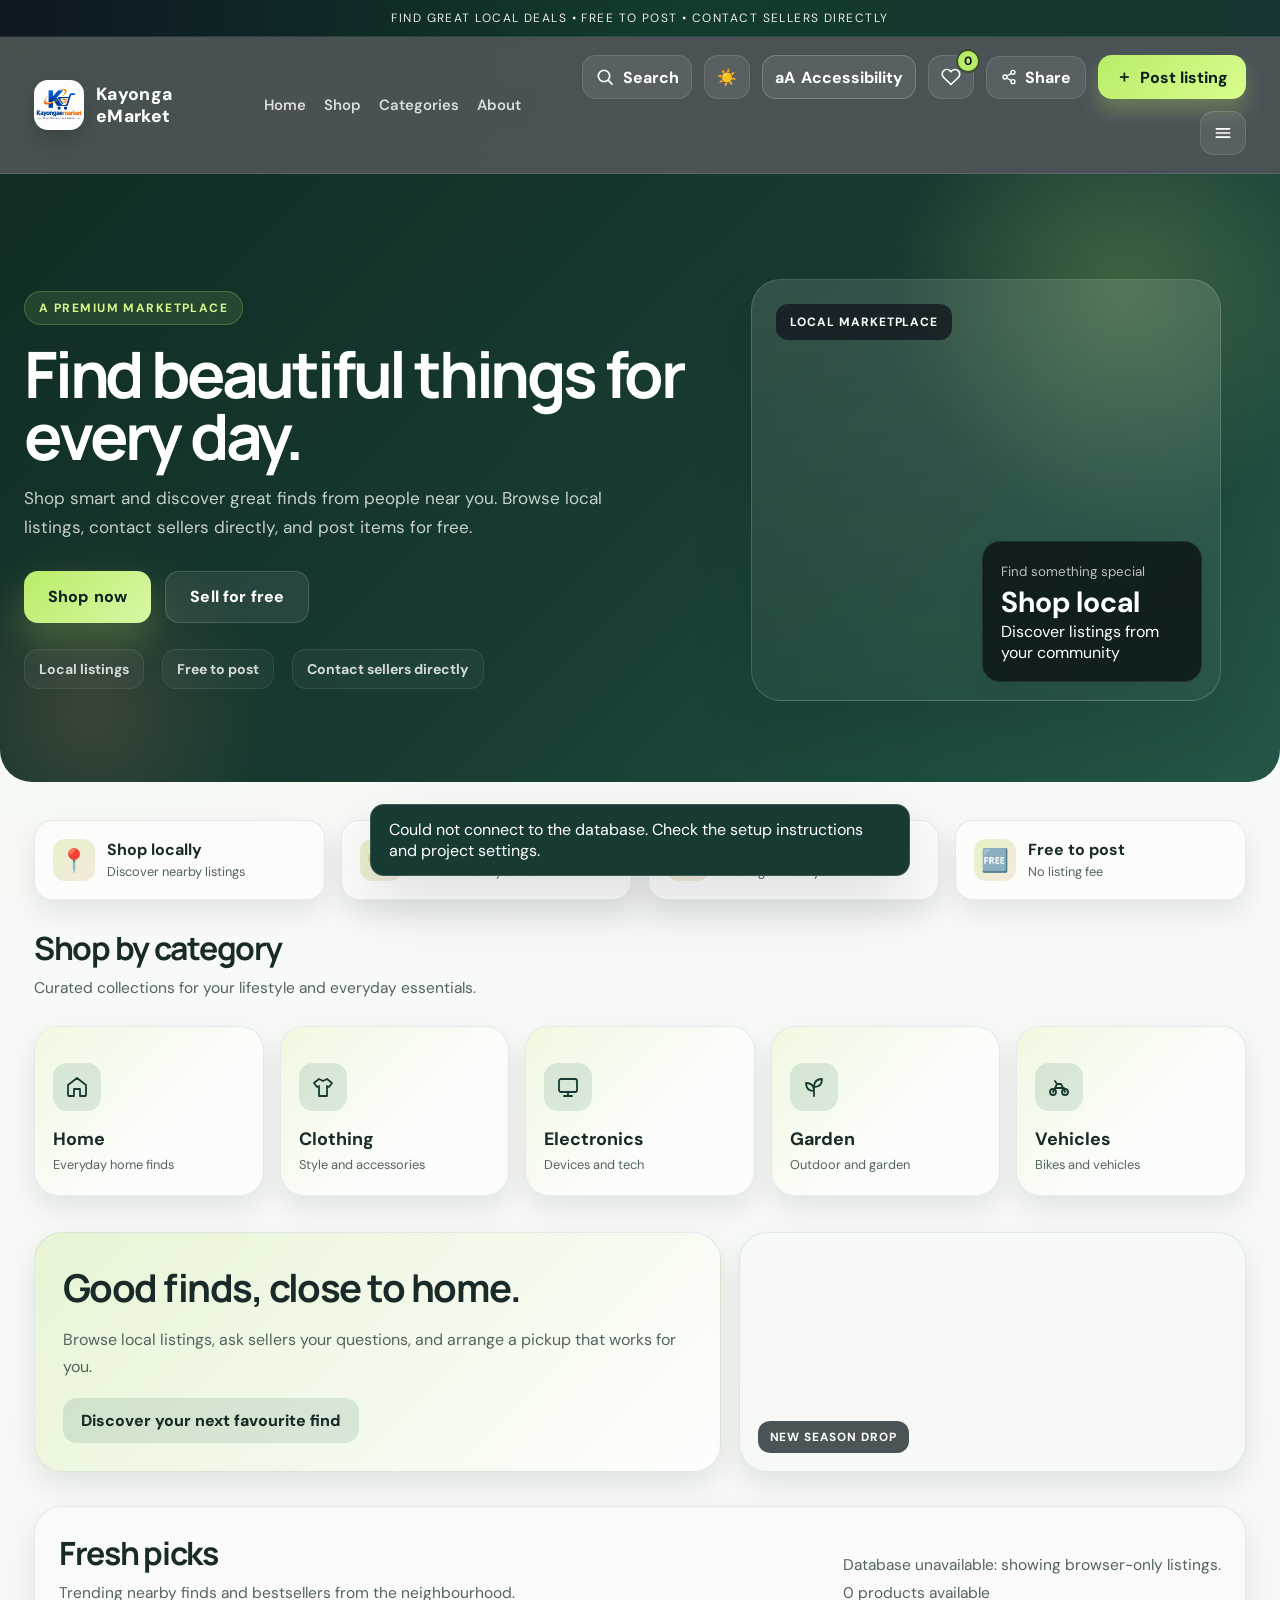
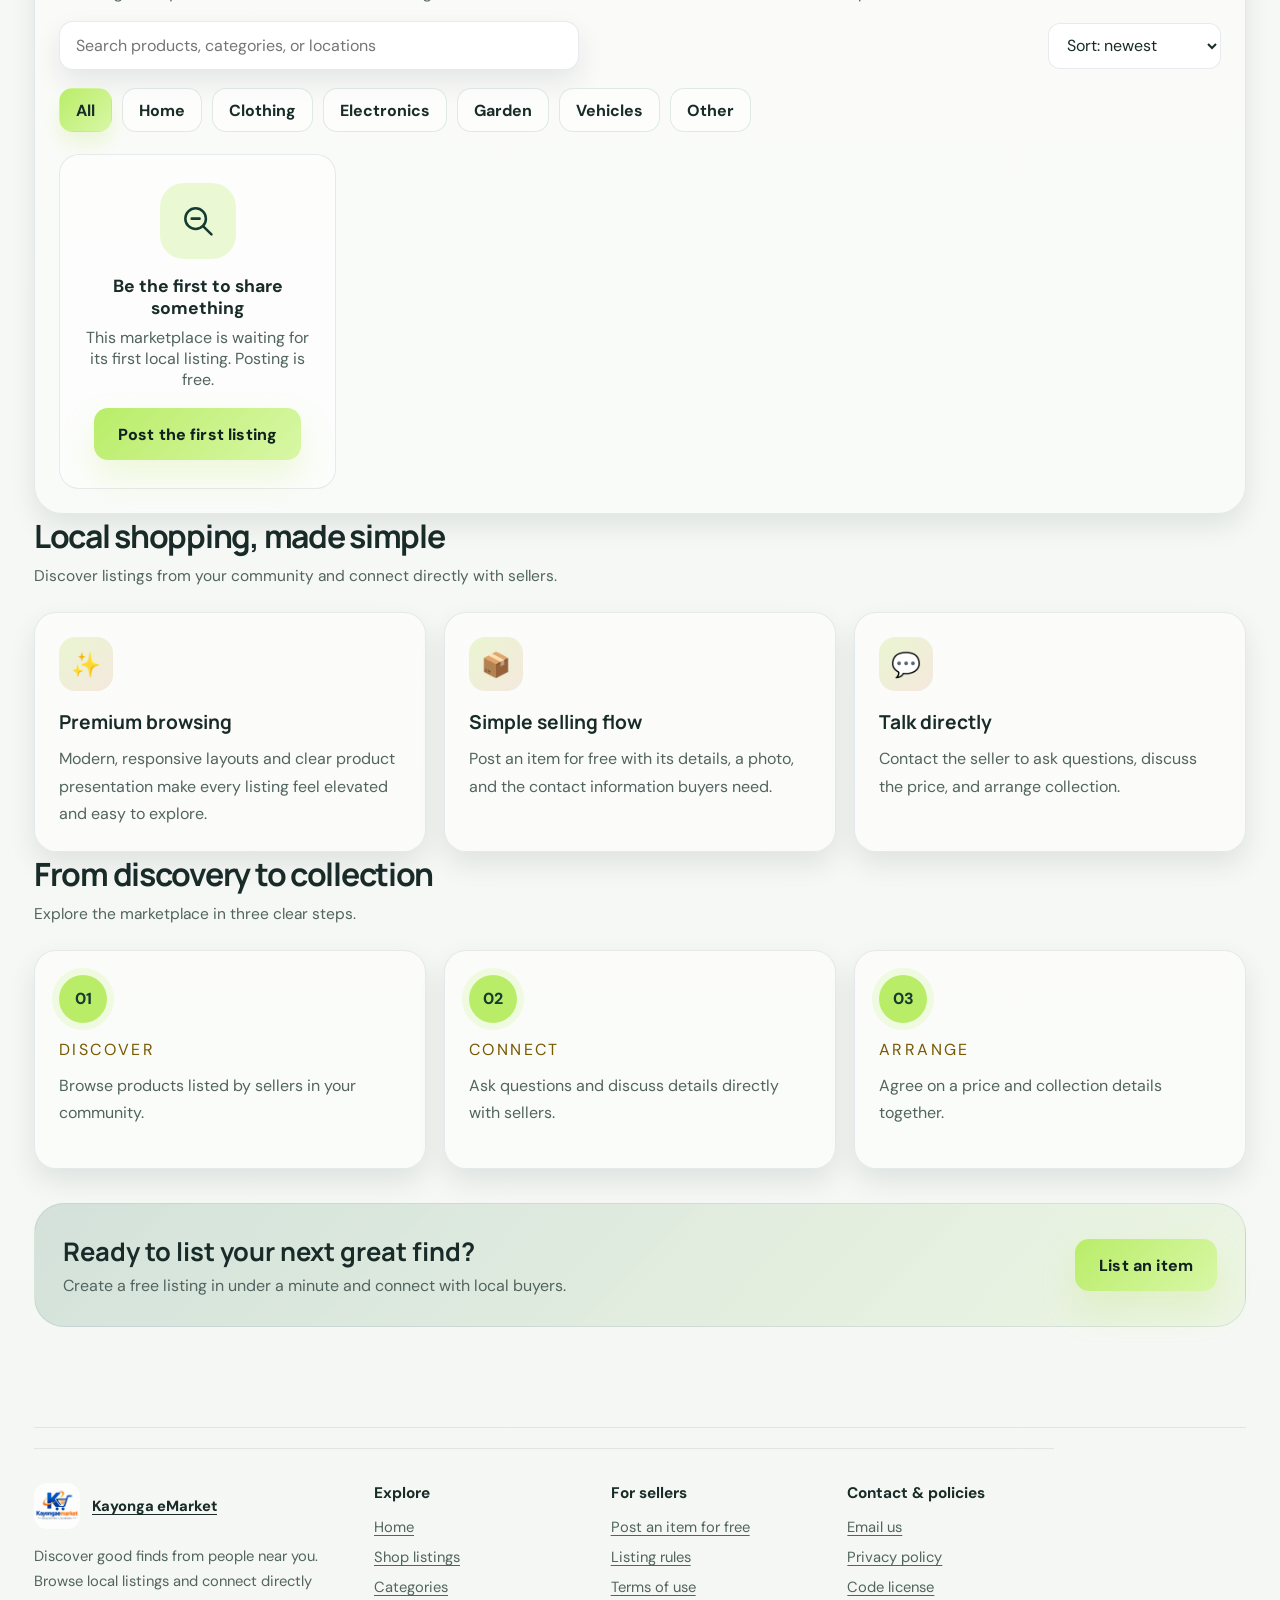
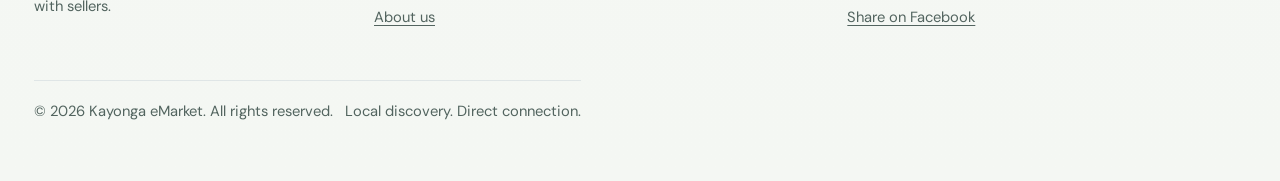
<file: index.html>
<!doctype html>
<html lang="en">
<head>
  <meta charset="utf-8">
  <meta name="viewport" content="width=device-width, initial-scale=1">
  <meta name="theme-color" content="#15231d">
  <title>Kayonga eMarket | Find good things nearby</title>
  <meta name="description" content="Browse local finds or put something good up for sale on Kayonga eMarket. Good finds, from people nearby.">
  <meta name="robots" content="index, follow">
  <meta name="google-site-verification" content="40FWoHBh3VA2GO8wfTdE4jmSrTCpd_0OlmW6iPZsBFk">
  <link rel="canonical" href="https://kayongaemarket.netlify.app/">
  <link rel="icon" type="image/png" href="kayongaemarket-logo.png">
  <meta property="og:type" content="website">
  <meta property="og:site_name" content="Kayonga eMarket">
  <meta property="og:title" content="Kayonga eMarket | Find good things nearby">
  <meta property="og:description" content="Browse local finds or put something good up for sale on Kayonga eMarket. Good finds, from people nearby.">
  <meta property="og:url" content="https://kayongaemarket.netlify.app/">
  <meta property="og:image" content="https://kayongaemarket.netlify.app/kayongaemarket-logo.png">
  <meta property="og:image:secure_url" content="https://kayongaemarket.netlify.app/kayongaemarket-logo.png">
  <meta property="og:image:type" content="image/png">
  <meta property="og:image:width" content="768">
  <meta property="og:image:height" content="768">
  <meta property="og:image:alt" content="Kayonga eMarket shopping logo">
  <meta name="twitter:card" content="summary_large_image">
  <meta name="twitter:title" content="Kayonga eMarket | Find good things nearby">
  <meta name="twitter:description" content="Browse local finds or put something good up for sale on Kayonga eMarket. Good finds, from people nearby.">
  <meta name="twitter:image" content="https://kayongaemarket.netlify.app/kayongaemarket-logo.png">
  <meta name="twitter:image:alt" content="Kayonga eMarket shopping logo">
  <script type="application/ld+json">
    {
      "@context": "https://schema.org",
      "@type": "OnlineStore",
      "name": "Kayonga eMarket",
      "url": "https://kayongaemarket.netlify.app/",
      "logo": "https://kayongaemarket.netlify.app/kayongaemarket-logo.png",
      "description": "Browse local finds or put something good up for sale on Kayonga eMarket."
    }
  </script>
  <link rel="preconnect" href="https://fonts.googleapis.com">
  <link rel="preconnect" href="https://fonts.gstatic.com" crossorigin>
  <link rel="preconnect" href="https://images.unsplash.com">
  <link href="https://fonts.googleapis.com/css2?family=DM+Sans:wght@400;500;600;700&family=Manrope:wght@400;500;600;700;800&display=swap" rel="stylesheet">
  <style>
    :root {
      --text-scale: 1;
      color-scheme: light;
      --ink: #192b28;
      --ink-soft: #52645f;
      --paper: #f4f7f3;
      --paper-strong: #eaf0e9;
      --surface: rgba(255,255,255,0.82);
      --surface-strong: #ffffff;
      --line: rgba(148,163,184,0.22);
      --primary: #173b32;
      --primary-soft: #245648;
      --green: #b9ed68;
      --green-deep: #638b31;
      --shadow: 0 26px 60px rgba(15, 26, 34, .12);
      --shadow-soft: 0 12px 28px rgba(15, 26, 34, .09);
      --cart-width: 360px;
    }
    body.dark-mode {
      color-scheme: dark;
      --ink: #edf9f7;
      --ink-soft: #b7c7d4;
      --paper: #09141a;
      --paper-strong: #0d1b22;
      --surface: rgba(15, 25, 30, 0.82);
      --surface-strong: #12242a;
      --line: rgba(148,163,184,0.18);
      --primary: #173b32;
      --primary-soft: #245648;
      --green: #d6f77e;
      --green-deep: #9bcf43;
      --shadow: 0 26px 60px rgba(2, 8, 12, .45);
      --shadow-soft: 0 12px 32px rgba(2, 8, 12, .38);
    }
    * { box-sizing: border-box; }
    html { font-size: calc(100% * var(--text-scale)); scroll-behavior: smooth; }
    body {
      margin: 0; font-family: "DM Sans", sans-serif; color: var(--ink);
      background: radial-gradient(circle at top left, rgba(185, 237, 104, 0.15), transparent 25%), linear-gradient(180deg, #f8faf7 0%, var(--paper) 100%);
      transition: background .3s ease, color .3s ease;
      overflow-x: clip;
    }
    html { scroll-padding-top: 104px; }
    body.dark-mode {
      background: radial-gradient(circle at top left, rgba(184, 232, 109, 0.14), transparent 18%), linear-gradient(180deg, #07151d 0%, var(--paper) 100%);
    }
    body.modal-open { overflow: hidden; }
    button, input, select, textarea { font: inherit; }
    button { cursor: pointer; }
    a { color: inherit; }
    img { max-width: 100%; display: block; }
    :focus-visible { outline: 3px solid #1769aa; outline-offset: 3px; }
    .skip-link { position: fixed; z-index: 40; top: 12px; left: 12px; padding: 10px 16px; border-radius: 12px; color: white; background: var(--ink); transform: translateY(-180%); transition: transform .2s ease; text-decoration: none; font-weight: 700; }
    .skip-link:focus { transform: translateY(0); }
    .loading-overlay { position: fixed; inset: 0; z-index: 80; display: grid; place-items: center; background: rgba(9, 18, 23, 0.72); backdrop-filter: blur(12px); transition: opacity .35s ease, visibility .35s ease; }
    .loading-overlay.hidden { opacity: 0; visibility: hidden; pointer-events: none; }
    .loading-spinner { width: 56px; height: 56px; border-radius: 50%; border: 4px solid rgba(255,255,255,.24); border-top-color: var(--green); animation: spin 1s linear infinite; box-shadow: 0 0 30px rgba(188,228,102,.45); }
    @keyframes spin { to { transform: rotate(360deg); } }
    @keyframes floaty { 0%, 100% { transform: translateY(0px); } 50% { transform: translateY(-10px); } }
    @keyframes pulse-glow { 0%, 100% { box-shadow: 0 0 0 rgba(188,228,102,0); } 50% { box-shadow: 0 0 24px rgba(188,228,102,0.45); } }
    .reveal { opacity: 1; transform: none; }
    .motion-ready .reveal { opacity: 0; transform: translateY(18px); transition: opacity .55s ease, transform .55s ease; }
    .motion-ready .reveal.reveal-visible { opacity: 1; transform: translateY(0); }
    .reveal-visible { opacity: 1; transform: translateY(0); }
    .page-shell { position: relative; min-height: 100vh; }
    .announcement-bar { background: linear-gradient(90deg, #0d1722 0%, #123b2d 52%, #163532 100%); color: rgba(255,255,255,.9); font-size: .75rem; letter-spacing: .12em; text-transform: uppercase; text-align: center; padding: 10px 24px; border-bottom: 1px solid rgba(255,255,255,.1); }
    .topbar { position: sticky; top: 0; z-index: 30; backdrop-filter: blur(18px); background: rgba(8, 17, 24, 0.72); border-bottom: 1px solid rgba(255,255,255,.1); }
    body.dark-mode .topbar { background: rgba(6, 13, 18, 0.72); }
    .topbar-inner { max-width: 1260px; margin: 0 auto; padding: 18px 24px; display: flex; align-items: center; justify-content: space-between; gap: 16px; }
    .mobile-menu-toggle { display: none; }
    .brand { display: flex; align-items: center; gap: 12px; text-decoration: none; color: white; font-weight: 800; font-size: 1.1rem; letter-spacing: .02em; }
    .brand-mark { width: 50px; height: 50px; border-radius: 14px; object-fit: cover; background: white; box-shadow: 0 10px 22px rgba(0,0,0,.18); }
    .main-nav { display: flex; align-items: center; gap: 18px; color: rgba(255,255,255,.8); font-size: .93rem; font-weight: 600; }
    .main-nav a { text-decoration: none; transition: color .2s ease; }
    .main-nav a:hover { color: white; }
    .toolbar { display: flex; align-items: center; gap: 12px; flex-wrap: wrap; justify-content: flex-end; }
    .accessibility-toggle { min-width: 44px; min-height: 44px; padding: 0 12px; border: 1px solid rgba(255,255,255,.2); border-radius: 14px; color: #fff; background: rgba(255,255,255,.08); font-weight: 700; }
    .accessibility-toggle:hover { background: rgba(255,255,255,.16); }
    .accessibility-label { margin-left: 6px; }
    .accessibility-panel { position: relative; z-index: 29; padding: 22px 24px; color: var(--ink); background: var(--surface-strong); border-bottom: 1px solid var(--line); box-shadow: var(--shadow-soft); }
    .accessibility-panel[hidden] { display: none; }
    .accessibility-panel-inner { max-width: 1260px; margin: 0 auto; }
    .accessibility-panel-header { display: flex; align-items: start; justify-content: space-between; flex-wrap: wrap; gap: 16px; }
    .accessibility-panel h2 { margin: 0; font: 800 1.25rem/1.3 "Manrope", sans-serif; }
    .accessibility-panel p { margin: 6px 0 0; color: var(--ink-soft); line-height: 1.5; }
    .accessibility-controls { display: grid; grid-template-columns: repeat(auto-fit, minmax(min(100%, 10rem), 1fr)); gap: 10px; margin: 16px 0; }
    .accessibility-controls button, .accessibility-close { min-width: 44px; min-height: 44px; padding: 9px 14px; border: 1px solid var(--line); border-radius: 12px; color: var(--ink); background: var(--paper); font-weight: 700; }
    .accessibility-controls button[aria-pressed="true"] { border-color: var(--primary); outline: 2px solid var(--primary); outline-offset: 1px; }
    .accessibility-controls button:hover, .accessibility-close:hover { background: var(--paper-strong); }
    .accessibility-status { min-height: 1.5em; }
    .accessibility-info { margin-top: 12px; border-top: 1px solid var(--line); padding-top: 12px; }
    .accessibility-info summary { width: fit-content; min-height: 44px; display: flex; align-items: center; cursor: pointer; font-weight: 700; text-decoration: underline; text-underline-offset: 3px; }
    .accessibility-info a { color: var(--primary); font-weight: 700; text-decoration: underline; text-underline-offset: 3px; }
    body.enhanced-focus :focus-visible { outline: 4px solid #ffbf47; outline-offset: 4px; box-shadow: 0 0 0 2px #111; }
    .icon-button, .theme-toggle, .cart-button, .top-sell, .primary-btn, .secondary-btn, .category-chip { border: none; border-radius: 14px; transition: transform .18s ease, box-shadow .18s ease, background .18s ease; }
    .icon-button, .theme-toggle, .cart-button { display: inline-flex; align-items: center; justify-content: center; min-height: 44px; min-width: 44px; padding: 0 12px; background: rgba(255,255,255,0.08); color: white; border: 1px solid rgba(255,255,255,.12); font-weight: 700; }
    .icon-button:hover, .theme-toggle:hover, .cart-button:hover, .top-sell:hover, .primary-btn:hover, .secondary-btn:hover, .category-chip:hover { transform: translateY(-2px); }
    .cart-button-wrap { position: relative; }
    .cart-count { position: absolute; top: -6px; right: -6px; min-width: 24px; height: 24px; border-radius: 50%; display: grid; place-items: center; background: var(--green); color: #0d1722; font-size: .75rem; font-weight: 800; border: 2px solid rgba(8, 17, 24, 0.7); }
    .share-menu { position: relative; }
    .share-menu summary { list-style: none; }
    .share-menu summary::-webkit-details-marker { display: none; }
    .share-trigger { display: inline-flex; align-items: center; gap: 8px; min-height: 42px; padding: 10px 14px; border-radius: 14px; background: rgba(255,255,255,0.08); color: white; border: 1px solid rgba(255,255,255,.12); font-weight: 700; }
    .share-trigger svg { width: 16px; height: 16px; }
    .share-options { position: absolute; z-index: 20; top: calc(100% + 12px); right: 0; width: min(330px, calc(100vw - 40px)); padding: 12px; border: 1px solid var(--line); border-radius: 18px; background: rgba(255,255,255,.96); box-shadow: var(--shadow); }
    body.dark-mode .share-options { background: rgba(17, 28, 33, .98); }
    .share-help { margin: 0 0 12px; color: var(--ink-soft); font-size: .7rem; line-height: 1.5; }
    .share-divider { height: 1px; margin: 8px 0; background: var(--line); }
    .share-options a, .share-options button { width: 100%; border: 0; background: transparent; border-radius: 12px; padding: 10px 12px; text-align: left; color: var(--ink); font-weight: 600; display: flex; align-items: center; gap: 10px; text-decoration: none; margin: 2px 0; }
    .share-options a:hover, .share-options button:hover { background: rgba(183,228,101,0.08); }
    .share-option-icon { width: 20px; height: 20px; }
    .top-sell { display: inline-flex; align-items: center; gap: 8px; min-height: 44px; padding: 10px 18px; background: linear-gradient(135deg, var(--green) 0%, #d9fd8e 100%); color: #10211d; font-weight: 800; box-shadow: 0 12px 20px rgba(188,228,102,.28); }
    .hero { position: relative; overflow: hidden; padding: 56px 24px 32px; background: linear-gradient(135deg, #102c25 0%, var(--primary) 52%, #245648 100%); border-bottom-left-radius: 32px; border-bottom-right-radius: 32px; }
    .hero::before, .hero::after { content: ""; position: absolute; border-radius: 50%; pointer-events: none; }
    .hero::before { width: 500px; height: 500px; right: -90px; top: -130px; background: radial-gradient(circle, rgba(188,228,102,.22), transparent 64%); animation: floaty 11s ease-in-out infinite alternate; }
    .hero::after { width: 420px; height: 420px; left: -120px; bottom: -140px; background: radial-gradient(circle, rgba(216,141,93,.18), transparent 60%); animation: floaty 12s ease-in-out infinite alternate-reverse; }
    .hero-inner { position: relative; z-index: 1; max-width: 1260px; margin: 0 auto; display: grid; grid-template-columns: 1.1fr 0.9fr; gap: 32px; align-items: center; }
    .eyebrow { display: inline-flex; padding: 8px 14px; border-radius: 999px; background: rgba(188,228,102,.12); border: 1px solid rgba(188,228,102,.25); color: #d7f88d; font-size: .75rem; text-transform: uppercase; letter-spacing: .12em; font-weight: 700; margin: 0 0 18px; }
    h1 { margin: 0; font-family: "Manrope", sans-serif; font-size: clamp(2.6rem, 5vw, 5rem); line-height: .96; letter-spacing: -0.05em; color: white; }
    .hero-copy { max-width: 580px; margin: 18px 0 28px; color: rgba(255,255,255,.76); font-size: 1.07rem; line-height: 1.7; }
    .hero-actions { display: flex; align-items: center; gap: 14px; flex-wrap: wrap; }
    .primary-btn, .secondary-btn { display: inline-flex; align-items: center; justify-content: center; gap: 8px; min-height: 52px; padding: 0 24px; font-weight: 800; letter-spacing: 0.01em; text-decoration: none; }
    .primary-btn { background: linear-gradient(135deg, var(--green) 0%, #d8f7a6 100%); color: #11211f; box-shadow: 0 18px 34px rgba(188,228,102,.22); }
    .secondary-btn { background: rgba(255,255,255,0.08); border: 1px solid rgba(255,255,255,.14); color: white; }
    .hero-stats { display: flex; flex-wrap: wrap; gap: 18px; margin-top: 26px; }
    .stat-pill { padding: 10px 14px; border-radius: 14px; background: rgba(255,255,255,0.04); border: 1px solid rgba(255,255,255,0.08); color: rgba(255,255,255,.8); font-weight: 700; font-size: .88rem; }
    .hero-visual { position: relative; min-height: 520px; display: grid; place-items: center; }
    .showcase-card { position: relative; width: min(100%, 470px); background: linear-gradient(180deg, rgba(255,255,255,0.12), rgba(255,255,255,0.04)); border: 1px solid rgba(255,255,255,0.16); border-radius: 30px; box-shadow: var(--shadow); backdrop-filter: blur(10px); overflow: hidden; animation: pulse-glow 3.5s ease-in-out infinite; }
    .showcase-image { height: 420px; width: 100%; background-image: url('https://images.unsplash.com/photo-1524758631624-e2822e304c36?auto=format&fit=crop&w=1200&q=82'); background-size: cover; background-position: center; position: relative; }
    .showcase-badge { position: absolute; left: 24px; top: 24px; padding: 10px 14px; border-radius: 12px; background: rgba(17, 24, 30, 0.78); color: white; font-size: .75rem; letter-spacing: .08em; text-transform: uppercase; font-weight: 700; }
    .showcase-overlay { position: absolute; right: 18px; bottom: 18px; width: 220px; border-radius: 18px; background: rgba(10, 18, 22, .8); border: 1px solid rgba(255,255,255,.08); padding: 18px; color: white; box-shadow: var(--shadow-soft); }
    .showcase-overlay strong { display: block; font-size: 1.8rem; margin-top: 2px; }
    .showcase-overlay small { color: rgba(255,255,255,.72); }
    main { max-width: 1260px; margin: 0 auto; padding: 38px 24px 80px; }
    .trust-strip { display: grid; grid-template-columns: repeat(4, minmax(0, 1fr)); gap: 16px; margin-bottom: 26px; }
    .trust-item { padding: 18px 18px; border-radius: 18px; background: rgba(255,255,255,.56); border: 1px solid var(--line); box-shadow: var(--shadow-soft); display: flex; align-items: center; gap: 12px; color: var(--ink); }
    body.dark-mode .trust-item { background: rgba(17, 25, 30, .78); }
    .trust-icon { width: 42px; height: 42px; border-radius: 12px; display: grid; place-items: center; background: linear-gradient(135deg, rgba(188,228,102,.35), rgba(216,141,93,.18)); font-size: 1.4rem; }
    .trust-item strong { display: block; font-size: 1rem; }
    .trust-item span { color: var(--ink-soft); font-size: .8rem; }
    .section-heading { display: flex; align-items: end; justify-content: space-between; gap: 18px; margin-bottom: 18px; flex-wrap: wrap; }
    .section-heading h2 { margin: 0; font-family: "Manrope", sans-serif; font-size: clamp(1.8rem, 2.5vw, 2.5rem); letter-spacing: -0.04em; }
    .section-heading p { margin: 8px 0 0; color: var(--ink-soft); font-size: .97rem; }
    .sr-only { position: absolute; width: 1px; height: 1px; padding: 0; margin: -1px; overflow: hidden; clip: rect(0, 0, 0, 0); white-space: nowrap; border: 0; }
    .category-cloud { display: grid; grid-template-columns: repeat(5, minmax(0, 1fr)); gap: 16px; margin: 28px 0 36px; }
    .category-tile { position: relative; overflow: hidden; border-radius: 24px; padding: 22px 18px; min-height: 170px; background: rgba(255,255,255,.6); border: 1px solid var(--line); box-shadow: var(--shadow-soft); display: flex; flex-direction: column; justify-content: flex-end; isolation: isolate; }
    .category-tile { color: var(--ink); text-align: left; cursor: pointer; transition: transform .22s ease, box-shadow .22s ease, border-color .22s ease; }
    .category-tile:hover, .category-tile:focus-visible { transform: translateY(-5px); box-shadow: var(--shadow); border-color: rgba(23,59,50,.28); }
    body.dark-mode .category-tile { background: rgba(17, 25, 30, .8); }
    .category-tile::before { content: ""; position: absolute; inset: 0; background: linear-gradient(135deg, rgba(188,228,102,.18), transparent 60%); z-index: -1; }
    .category-tile .tile-icon { width: 48px; height: 48px; display: grid; place-items: center; border-radius: 14px; background: rgba(15,93,71,.12); font-size: 1.5rem; margin-bottom: 16px; }
    .category-tile .tile-icon svg { width: 24px; height: 24px; color: var(--primary); }
    .category-tile strong { font-size: 1.12rem; overflow-wrap: anywhere; }
    .category-tile span { color: var(--ink-soft); font-size: .8rem; margin-top: 5px; }
    .promo-banner { display: grid; grid-template-columns: 1.15fr .85fr; gap: 18px; margin: 30px 0 34px; }
    .promo-card { position: relative; overflow: hidden; padding: 28px; border-radius: 28px; background: linear-gradient(135deg, rgba(184,232,109,.24), rgba(255,255,255,.8)); border: 1px solid var(--line); box-shadow: var(--shadow-soft); min-height: 220px; }
    body.dark-mode .promo-card { background: linear-gradient(135deg, rgba(184,232,109,.12), rgba(17,25,30,.8)); }
    .promo-card h3 { margin: 0 0 12px; font-family: "Manrope", sans-serif; font-size: clamp(1.8rem, 3vw, 2.7rem); letter-spacing: -0.04em; }
    .promo-card p { margin: 0 0 18px; color: var(--ink-soft); line-height: 1.7; }
    .promo-card .promo-price { display: inline-flex; align-items: center; justify-content: center; padding: 12px 18px; border-radius: 14px; background: rgba(15,93,71,.12); color: var(--ink); font-weight: 800; }
    .promo-art { position: relative; min-height: 220px; border-radius: 28px; overflow: hidden; background: url('https://images.unsplash.com/photo-1521590832167-7bcbfaa6381f?auto=format&fit=crop&w=1200&q=82') center/cover no-repeat; border: 1px solid var(--line); box-shadow: var(--shadow-soft); }
    .promo-art::after { content: "New season drop"; position: absolute; left: 18px; bottom: 18px; padding: 8px 12px; border-radius: 12px; background: rgba(9, 21, 25, .72); color: white; font-size: .74rem; letter-spacing: .08em; text-transform: uppercase; font-weight: 700; }
    .product-surface { background: rgba(255,255,255,0.42); border: 1px solid var(--line); border-radius: 28px; box-shadow: var(--shadow-soft); padding: 24px; margin-top: 24px; }
    body.dark-mode .product-surface { background: rgba(16, 25, 29, .7); }
    .product-toolbar { margin-bottom: 18px; }
    .search-wrap { flex: 1; max-width: 520px; }
    .search-field { display: block; width: 100%; margin: 0; padding: 13px 16px; border: 1px solid var(--line); border-radius: 14px; background: var(--surface-strong); color: var(--ink); box-shadow: var(--shadow-soft); }
    .search-toggle svg, .cart-button svg, .mobile-menu-toggle svg { width: 20px; height: 20px; }
    .search-toggle { gap: 8px; }
    .category-row { display: flex; flex-wrap: wrap; gap: 10px; margin-bottom: 18px; }
    .category-chip { min-height: 44px; padding: 10px 16px; background: rgba(255,255,255,.55); color: var(--ink); border: 1px solid rgba(15,93,71,.12); font-weight: 700; }
    body.dark-mode .category-chip { background: rgba(17,25,30,.68); }
    .category-chip.active { background: linear-gradient(135deg, var(--green) 0%, #d8f7a6 100%); border-color: transparent; box-shadow: 0 12px 20px rgba(188,228,102,.22); }
    .listing-grid { display: grid; grid-template-columns: repeat(4, minmax(0, 1fr)); gap: 18px; margin-top: 22px; }
    .product-card { position: relative; display: flex; flex-direction: column; background: rgba(255,255,255,.7); border: 1px solid var(--line); border-radius: 26px; overflow: hidden; box-shadow: var(--shadow-soft); transition: transform .22s ease, box-shadow .22s ease; min-height: 470px; }
    .product-card { background: var(--surface-strong); }
    body.dark-mode .product-card { background: rgba(17, 25, 30, .8); }
    .product-card:hover { transform: translateY(-5px); box-shadow: var(--shadow); }
    .product-photo { position: relative; height: 260px; overflow: hidden; background: #dfe7e6; }
    .product-photo { aspect-ratio: 4 / 3; }
    .product-photo img { width: 100%; height: 100%; object-fit: cover; transition: transform .4s ease; }
    .product-card:hover .product-photo img { transform: scale(1.06); }
    .category-label { position: absolute; top: 14px; left: 14px; z-index: 1; padding: 8px 10px; border-radius: 12px; background: rgba(9, 21, 25, 0.7); color: white; font-size: .7rem; font-weight: 800; letter-spacing: .08em; text-transform: uppercase; }
    .wishlist-chip { position: absolute; top: 14px; right: 14px; z-index: 1; width: 44px; height: 44px; border-radius: 12px; background: rgba(255,255,255,.94); border: 1px solid rgba(15,93,71,.24); color: var(--ink); font-size: 1.2rem; display: grid; place-items: center; }
    .wishlist-chip.active { background: rgba(223, 109, 109, 0.12); color: #d94747; }
    .card-body { display: flex; flex-direction: column; flex: 1; padding: 18px 18px 16px; }
    .card-topline { display: flex; align-items: center; justify-content: space-between; gap: 8px; margin-bottom: 12px; }
    .status-badge { display: inline-flex; align-items: center; padding: 7px 10px; border-radius: 999px; background: rgba(15,93,71,.08); color: var(--primary-soft); font-weight: 700; font-size: .72rem; }
    .mini-cart-toggle { border: 1px solid rgba(15,93,71,.12); color: var(--ink); background: rgba(255,255,255,.5); border-radius: 10px; padding: 7px 10px; font-weight: 700; font-size: .72rem; }
    .card-title { margin: 0 0 8px; font-size: 1.22rem; font-weight: 800; line-height: 1.3; font-family: "Manrope", sans-serif; overflow-wrap: anywhere; }
    .description { margin: 0; color: var(--ink-soft); line-height: 1.6; min-height: 74px; font-size: .92rem; }
    .seller-line { display: flex; align-items: center; flex-wrap: wrap; gap: 8px; min-width: 0; margin-top: 14px; padding-top: 12px; border-top: 1px solid var(--line); color: var(--ink-soft); font-size: .82rem; overflow-wrap: anywhere; }
    .seller-initial { display: inline-grid; place-items: center; width: 28px; height: 28px; border-radius: 50%; background: linear-gradient(135deg, var(--green), #d8f7a6); color: #0d1722; font-weight: 800; }
    .contact-details { display: grid; gap: 5px; margin-top: 12px; color: var(--ink-soft); font-size: .82rem; line-height: 1.6; }
    .card-actions { display: flex; gap: 10px; margin-top: 16px; flex-wrap: wrap; }
    .secondary-btn.card-action { background: rgba(15,93,71,.06); color: var(--ink); border: 1px solid rgba(15,93,71,.1); min-height: 42px; padding: 0 14px; font-size: .82rem; }
    .primary-btn.card-action { min-height: 42px; padding: 0 14px; font-size: .82rem; flex: 1; }
    .contact-button { display: inline-flex; align-items: center; justify-content: center; gap: 8px; min-height: 46px; margin-top: 14px; border-radius: 14px; background: rgba(22,29,37,.04); color: var(--ink); border: 1px solid rgba(22,29,37,.08); text-decoration: none; font-weight: 800; }
    body.dark-mode .contact-button { background: rgba(255,255,255,.03); }
    .empty-state { padding: 28px 18px; background: rgba(255,255,255,.52); border: 1px solid var(--line); border-radius: 20px; text-align: center; color: var(--ink-soft); }
    .empty-state-illustration { display: grid; place-items: center; width: 76px; height: 76px; margin: 0 auto 16px; border-radius: 24px; color: var(--primary); background: rgba(185,237,104,.28); }
    .empty-state-illustration svg { width: 38px; height: 38px; }
    .empty-state h3 { margin: 0 0 8px; color: var(--ink); font-size: 1.1rem; }
    .empty-state .primary-btn { margin: 18px auto 0; }
    body.dark-mode .empty-state { background: rgba(17,25,30,.7); }
    .feature-grid { display: grid; grid-template-columns: repeat(3, minmax(0, 1fr)); gap: 18px; margin-top: 26px; }
    .feature-box { padding: 24px; border-radius: 22px; background: rgba(255,255,255,.56); border: 1px solid var(--line); box-shadow: var(--shadow-soft); }
    body.dark-mode .feature-box { background: rgba(17,25,30,.8); }
    .feature-box .feature-icon { width: 54px; height: 54px; display: grid; place-items: center; border-radius: 16px; background: linear-gradient(135deg, rgba(188,228,102,.28), rgba(216,141,93,.18)); font-size: 1.5rem; margin-bottom: 18px; }
    .feature-box h3 { margin: 0 0 10px; font-size: 1.2rem; font-family: "Manrope", sans-serif; }
    .feature-box p { margin: 0; color: var(--ink-soft); line-height: 1.7; }
    .testimonial-grid { display: grid; grid-template-columns: repeat(3, minmax(0, 1fr)); gap: 18px; margin-top: 26px; }
    .testimonial-card { padding: 24px; border-radius: 22px; background: rgba(255,255,255,.56); border: 1px solid var(--line); box-shadow: var(--shadow-soft); }
    body.dark-mode .testimonial-card { background: rgba(17,25,30,.8); }
    .stars { color: #765900; letter-spacing: 0.15em; margin-bottom: 12px; }
    body.dark-mode .stars { color: #f5c84c; }
    .testimonial-card p { margin: 0 0 18px; color: var(--ink-soft); line-height: 1.7; }
    .person { display: flex; align-items: center; gap: 12px; font-weight: 700; }
    .avatar { width: 42px; height: 42px; border-radius: 50%; display: grid; place-items: center; color: #0d1722; font-weight: 800; background: linear-gradient(135deg, var(--green), #d8f7a6); }
    .testimonial-card .steps-number { width: 48px; height: 48px; border-radius: 50%; color: var(--primary); background: var(--green); display: grid; place-items: center; font-weight: 800; margin: 0 0 16px; box-shadow: 0 0 0 7px rgba(185,237,104,.18); transition: transform .22s ease; }
    .testimonial-card:hover .steps-number { transform: scale(1.08); }
    .cta-banner { margin-top: 34px; padding: 30px 28px; border-radius: 30px; border: 1px solid var(--line); background: linear-gradient(135deg, rgba(15,93,71,.14), rgba(184,232,109,.12)); display: flex; align-items: center; justify-content: space-between; gap: 18px; flex-wrap: wrap; }
    .cta-banner h3 { margin: 0 0 6px; font-family: "Manrope", sans-serif; font-size: clamp(1.6rem, 2vw, 2.5rem); }
    .cta-banner p { margin: 0; color: var(--ink-soft); }
    footer.footer { max-width: 1260px; margin: 0 auto; padding: 20px 24px 60px; color: var(--ink-soft); font-size: .92rem; }
    .footer-inner { display: flex; align-items: center; justify-content: space-between; gap: 18px; flex-wrap: wrap; border-top: 1px solid var(--line); padding-top: 20px; }
    .footer-nav { display: flex; gap: 16px; flex-wrap: wrap; }
    .footer a { text-decoration: none; }
    .footer a:hover { color: var(--primary); text-decoration: underline; text-underline-offset: 3px; }
    .footer-grid { display: grid; grid-template-columns: 1.5fr repeat(3, 1fr); gap: 30px; border-top: 1px solid var(--line); padding: 34px 0 28px; }
    .footer-brand { color: var(--ink); font-weight: 800; display: flex; align-items: center; gap: 12px; text-decoration: none; }
    .footer-brand img { width: 46px; height: 46px; border-radius: 13px; object-fit: cover; }
    .footer-description { max-width: 310px; line-height: 1.7; }
    .footer-column h3 { margin: 0 0 14px; color: var(--ink); font-size: .96rem; }
    .footer-column nav { display: grid; gap: 10px; }
    .footer-bottom { display: flex; justify-content: space-between; flex-wrap: wrap; gap: 12px; border-top: 1px solid var(--line); padding-top: 20px; }
    .loading-skeleton { min-height: 420px; border-radius: 26px; border: 1px solid var(--line); background: linear-gradient(100deg, #e8eee8 20%, #f5f8f4 40%, #e8eee8 60%); background-size: 200% 100%; animation: skeleton-shimmer 1.3s linear infinite; }
    @keyframes skeleton-shimmer { to { background-position-x: -200%; } }
    .form-content { padding: 26px; }
    .modal { width: min(720px, 100%); max-height: min(88vh, 900px); overflow-y: auto; border-radius: 26px; background: var(--surface-strong); color: var(--ink); box-shadow: var(--shadow); border: 1px solid var(--line); }
    .modal-backdrop { position: fixed; inset: 0; z-index: 90; display: flex; align-items: center; justify-content: center; padding: 18px; background: rgba(8,20,16,.68); backdrop-filter: blur(8px); opacity: 0; visibility: hidden; transition: opacity .22s ease, visibility .22s ease; }
    .modal-backdrop.open { opacity: 1; visibility: visible; }
    .modal-backdrop .modal { transform: translateY(16px) scale(.99); transition: transform .22s ease; }
    .modal-backdrop.open .modal { transform: translateY(0) scale(1); }
    .modal-header { position: sticky; top: 0; z-index: 2; display: flex; align-items: center; justify-content: space-between; gap: 16px; padding: 20px 26px; background: var(--surface-strong); border-bottom: 1px solid var(--line); }
    .modal-header h2 { margin: 0; font: 800 clamp(1.3rem, 3vw, 1.8rem)/1.2 "Manrope", sans-serif; }
    .form-note { margin: 0 0 22px; padding: 14px 16px; border-radius: 14px; background: rgba(185,237,104,.16); color: var(--ink-soft); line-height: 1.6; }
    .form-grid { display: grid; grid-template-columns: repeat(2, minmax(0, 1fr)); gap: 18px; }
    .field { display: grid; gap: 8px; }
    .field.full { grid-column: 1 / -1; }
    .field label { color: var(--ink); font-weight: 700; font-size: .9rem; }
    .field-hint { color: var(--ink-soft); font-size: .82rem; line-height: 1.5; font-weight: 400; }
    .field input:not([type="file"]), .field select, .field textarea { width: 100%; min-height: 48px; padding: 12px 14px; color: var(--ink); background: var(--surface-strong); border: 1px solid var(--line); border-radius: 12px; }
    .field textarea { min-height: 112px; resize: vertical; }
    .field :is(input, select, textarea):focus { outline: 3px solid rgba(185,237,104,.45); border-color: var(--primary-soft); }
    .photo-upload { min-height: 124px; padding: 18px; border: 1.5px dashed rgba(23,59,50,.38); border-radius: 16px; background: rgba(244,247,243,.72); display: grid; place-items: center; text-align: center; cursor: pointer; transition: background .18s ease, border-color .18s ease; }
    .photo-upload:hover { background: rgba(185,237,104,.12); border-color: var(--primary); }
    .photo-upload svg { width: 28px; height: 28px; color: var(--primary); margin-bottom: 8px; }
    .photo-upload strong { display: block; color: var(--ink); }
    .photo-upload span { display: block; margin-top: 5px; font-size: .84rem; color: var(--ink-soft); }
    .photo-picker { position: absolute; width: 1px; height: 1px; opacity: 0; }
    .photo-picker:focus-visible + .photo-upload { outline: 3px solid #1769aa; outline-offset: 3px; }
    .photo-preview-wrap { position: relative; width: min(100%, 340px); margin-top: 14px; }
    .preview { display: none; width: 100%; max-height: 240px; border-radius: 14px; object-fit: cover; }
    .remove-photo { display: none; min-height: 44px; margin-top: 9px; border: 0; border-radius: 10px; padding: 9px 13px; color: #9d2929; background: rgba(217,71,71,.1); font-weight: 700; }
    .policy-consent { display: flex; align-items: flex-start; gap: 11px; margin: 20px 0; color: var(--ink-soft); line-height: 1.6; font-size: .88rem; }
    .policy-consent input { flex: 0 0 auto; width: 24px; height: 24px; margin-top: 2px; accent-color: var(--primary); }
    .policy-consent a { color: var(--primary); font-weight: 700; }
    .publish-button { width: 100%; min-height: 52px; border: 0; border-radius: 14px; color: #fff; background: var(--primary); font-weight: 800; transition: transform .18s ease, box-shadow .18s ease, opacity .18s ease; }
    body.dark-mode .publish-button { color: #10211d; background: var(--green); }
    .publish-button:hover { transform: translateY(-2px); box-shadow: var(--shadow-soft); }
    .publish-button:disabled { opacity: .7; cursor: wait; }
    .captcha-auth-panel { padding: 28px; }
    .captcha-auth-panel > strong { display: block; font: 800 1.35rem "Manrope", sans-serif; }
    .captcha-auth-panel > p { color: var(--ink-soft); line-height: 1.6; }
    .toast { position: fixed; left: 50%; bottom: 24px; z-index: 110; max-width: min(540px, calc(100vw - 32px)); padding: 14px 18px; border: 1px solid rgba(255,255,255,.15); border-radius: 14px; color: #fff; background: var(--primary); box-shadow: var(--shadow); opacity: 0; visibility: hidden; transform: translate(-50%, 12px); transition: opacity .2s ease, visibility .2s ease, transform .2s ease; }
    .toast.show { opacity: 1; visibility: visible; transform: translate(-50%, 0); }
    .details-image img { width: 100%; height: 100%; min-height: 400px; object-fit: cover; }
    .product-condition { color: var(--ink-soft); font-size: .78rem; }
    .product-toolbar { display: flex; align-items: center; justify-content: space-between; gap: 14px; flex-wrap: wrap; }
    .sort-select { min-height: 46px; padding: 10px 14px; border: 1px solid var(--line); border-radius: 12px; color: var(--ink); background: var(--surface-strong); }
    .contact-button, .primary-btn, .secondary-btn, .top-sell, .category-chip, .mini-cart-toggle, .wishlist-chip, .close-button, .publish-button { transition: transform .18s ease, box-shadow .18s ease, background .18s ease; }
    button:active, .primary-btn:active, .secondary-btn:active { transform: scale(.98); }
    .back-to-top { position: fixed; right: 22px; bottom: 22px; z-index: 35; width: 52px; height: 52px; border-radius: 18px; border: 0; background: linear-gradient(135deg, var(--green), #d8f7a6); color: #10211d; font-size: 1.5rem; box-shadow: 0 18px 28px rgba(188,228,102,.32); opacity: 0; visibility: hidden; transform: translateY(14px); transition: opacity .2s ease, visibility .2s ease, transform .2s ease; }
    .back-to-top.visible { opacity: 1; visibility: visible; transform: translateY(0); }
    .cart-drawer { position: fixed; top: 0; right: 0; width: min(var(--cart-width), calc(100vw - 18px)); height: 100dvh; background: rgba(255,255,255,.96); border-left: 1px solid var(--line); box-shadow: -20px 0 40px rgba(7, 17, 22, .12); z-index: 70; transform: translateX(110%); transition: transform .25s ease; display: flex; flex-direction: column; }
    .cart-drawer[hidden] { display: none; }
    body.dark-mode .cart-drawer { background: rgba(12, 19, 22, .96); }
    .cart-drawer.open { transform: translateX(0); }
    .cart-backdrop { position: fixed; inset: 0; background: rgba(7, 17, 22, .38); z-index: 60; opacity: 0; visibility: hidden; transition: opacity .2s ease, visibility .2s ease; }
    .cart-backdrop.visible { opacity: 1; visibility: visible; }
    .cart-header { display: flex; align-items: center; justify-content: space-between; padding: 22px 18px; border-bottom: 1px solid var(--line); }
    .saved-count-label { display: block; margin-top: 4px; color: var(--ink-soft); font-size: .84rem; }
    .cart-header h3 { margin: 0; font-size: 1.4rem; font-family: "Manrope", sans-serif; }
    .close-button { width: 44px; height: 44px; border-radius: 12px; border: 1px solid var(--line); background: transparent; color: var(--ink); font-size: 1.5rem; }
    .cart-items { padding: 18px; display: flex; flex-direction: column; gap: 14px; overflow-y: auto; flex: 1; }
    .cart-item { display: grid; grid-template-columns: 74px 1fr auto; gap: 10px; padding: 12px; border: 1px solid var(--line); border-radius: 16px; background: rgba(255,255,255,.5); }
    body.dark-mode .cart-item { background: rgba(18, 25, 29, .54); }
    .cart-item img { width: 74px; height: 74px; border-radius: 12px; object-fit: cover; }
    .cart-item strong { display: block; font-size: .94rem; margin-bottom: 4px; }
    .cart-item small { color: var(--ink-soft); }
    .cart-item button { border: none; background: transparent; color: #d85353; font-weight: 700; }
    .cart-footer { border-top: 1px solid var(--line); padding: 18px; display: grid; gap: 14px; }
    .cart-total { display: flex; align-items: center; justify-content: space-between; font-weight: 800; }
    .primary-btn.checkout { width: 100%; }
    .details-modal { position: fixed; inset: 0; background: rgba(7,17,22,.46); z-index: 75; display: grid; place-items: center; padding: 20px; opacity: 0; visibility: hidden; transition: opacity .2s ease, visibility .2s ease; }
    .details-modal.visible { opacity: 1; visibility: visible; }
    .details-panel { width: min(820px, 100%); background: rgba(255,255,255,.96); border-radius: 30px; border: 1px solid var(--line); box-shadow: var(--shadow); overflow: hidden; transform: translateY(20px); transition: transform .25s ease; }
    .details-modal.visible .details-panel { transform: translateY(0); }
    body.dark-mode .details-panel { background: rgba(15, 23, 27, .97); }
    .details-layout { display: grid; grid-template-columns: 1fr 1fr; min-height: 500px; }
    .details-image { background-size: cover; background-position: center; min-height: 400px; }
    .details-content { padding: 26px; }
    .details-content h2 { margin: 0 0 12px; font-family: "Manrope", sans-serif; font-size: clamp(1.8rem, 2vw, 2.8rem); }
    .details-meta { display: flex; gap: 10px; flex-wrap: wrap; margin-bottom: 20px; }
    .details-meta span { padding: 8px 10px; border-radius: 10px; background: rgba(15,93,71,.08); color: var(--primary-soft); font-weight: 700; font-size: .76rem; letter-spacing: .05em; text-transform: uppercase; }
    .details-content p { color: var(--ink-soft); line-height: 1.75; }
    .details-actions { display: flex; gap: 12px; flex-wrap: wrap; margin-top: 22px; }
    .details-close { position: absolute; top: 18px; right: 18px; }
    .details-shell { position: relative; }
    .required-mark { color: #a32121; font-weight: 800; }
    .footer a, .accessibility-info a, .policy-consent a { text-decoration: underline; text-underline-offset: 3px; }
    .form-error { color: #9d2929; font-weight: 700; }
    body.high-contrast, body.high-contrast.dark-mode {
      color-scheme: light;
      --ink: #000;
      --ink-soft: #303030;
      --paper: #fff;
      --paper-strong: #fff;
      --surface: #fff;
      --surface-strong: #fff;
      --line: #595959;
      --primary: #000;
      --primary-soft: #000;
      --green: #ff0;
      --green-deep: #000;
      --shadow: none;
      --shadow-soft: none;
      color: #000;
      background: #fff;
    }
    body.high-contrast .topbar, body.high-contrast.dark-mode .topbar,
    body.high-contrast .announcement-bar, body.high-contrast.dark-mode .announcement-bar,
    body.high-contrast .hero, body.high-contrast.dark-mode .hero { background: #000; background-image: none; color: #fff; }
    body.high-contrast .main-nav, body.high-contrast.dark-mode .main-nav,
    body.high-contrast .brand, body.high-contrast.dark-mode .brand,
    body.high-contrast .hero h1, body.high-contrast.dark-mode .hero h1,
    body.high-contrast .hero-copy, body.high-contrast.dark-mode .hero-copy { color: #fff; }
    body.high-contrast .surface, body.high-contrast .product-surface,
    body.high-contrast .product-card, body.high-contrast .category-tile,
    body.high-contrast .feature-box, body.high-contrast .testimonial-card,
    body.high-contrast .promo-card, body.high-contrast .details-panel,
    body.high-contrast .cart-drawer, body.high-contrast .empty-state,
    body.high-contrast .accessibility-panel, body.high-contrast.dark-mode .product-surface,
    body.high-contrast.dark-mode .product-card, body.high-contrast.dark-mode .category-tile,
    body.high-contrast.dark-mode .feature-box, body.high-contrast.dark-mode .testimonial-card,
    body.high-contrast.dark-mode .promo-card, body.high-contrast.dark-mode .details-panel,
    body.high-contrast.dark-mode .cart-drawer, body.high-contrast.dark-mode .empty-state,
    body.high-contrast.dark-mode .accessibility-panel { color: #000; background: #fff; border-color: #595959; box-shadow: none; }
    body.high-contrast .primary-btn, body.high-contrast .publish-button,
    body.high-contrast.dark-mode .primary-btn, body.high-contrast.dark-mode .publish-button { color: #000; background: #ff0; border: 2px solid #000; box-shadow: none; }
    body.high-contrast .category-chip.active, body.high-contrast.dark-mode .category-chip.active { color: #000; background: #ff0; border: 2px solid #000; box-shadow: none; }
    body.high-contrast .secondary-btn:not(.hero .secondary-btn),
    body.high-contrast.dark-mode .secondary-btn:not(.hero .secondary-btn) { color: #000; background: #fff; border: 2px solid #000; }
    body.high-contrast .hero .secondary-btn, body.high-contrast.dark-mode .hero .secondary-btn { color: #fff; background: #000; border: 2px solid #fff; }
    body.high-contrast .category-label, body.high-contrast.dark-mode .category-label,
    body.high-contrast .promo-art::after, body.high-contrast.dark-mode .promo-art::after { color: #fff; background: #000; border: 1px solid #fff; }
    body.high-contrast .stars, body.high-contrast.dark-mode .stars,
    body.high-contrast .form-error, body.high-contrast.dark-mode .form-error { color: #000; }
    body.high-contrast .cart-item, body.high-contrast.dark-mode .cart-item,
    body.high-contrast .photo-upload, body.high-contrast.dark-mode .photo-upload { color: #000; background: #fff; border-color: #000; }
    body.high-contrast a, body.high-contrast.dark-mode a { text-decoration: underline; text-underline-offset: 3px; }
    body.high-contrast :focus-visible, body.high-contrast.dark-mode :focus-visible { outline: 3px solid #000; box-shadow: 0 0 0 6px #ff0; }
    body.high-contrast .field input, body.high-contrast .field select, body.high-contrast .field textarea,
    body.high-contrast.dark-mode .field input, body.high-contrast.dark-mode .field select, body.high-contrast.dark-mode .field textarea { border: 2px solid #000; }
    @media (forced-colors: active) {
      :focus-visible { outline: 3px solid Highlight; outline-offset: 3px; }
      .category-chip.active, .accessibility-controls button[aria-pressed="true"] { border: 2px solid Highlight; }
      .primary-btn, .publish-button, .accessibility-controls button { border: 1px solid ButtonText; }
    }
    @media (max-width: 1100px) {
      .hero-inner { grid-template-columns: 1fr; }
      .listing-grid { grid-template-columns: repeat(3, minmax(0, 1fr)); }
      .category-cloud { grid-template-columns: repeat(3, minmax(0, 1fr)); }
      .feature-grid, .testimonial-grid { grid-template-columns: repeat(2, minmax(0, 1fr)); }
      .promo-banner { grid-template-columns: 1fr; }
      .details-layout { grid-template-columns: 1fr; }
    }
    @media (max-width: 860px) {
      .topbar-inner { position: relative; flex-wrap: wrap; }
      .mobile-menu-toggle { display: inline-flex; }
      .main-nav { display: none; }
      .main-nav.mobile-open { position: absolute; top: calc(100% - 1px); left: 0; z-index: 31; display: flex; flex-direction: column; align-items: stretch; gap: 0; width: 100%; padding: 8px 18px 16px; background: rgba(23,59,50,.98); border: 1px solid rgba(255,255,255,.12); border-radius: 0 0 18px 18px; box-shadow: var(--shadow); }
      .main-nav.mobile-open a { padding: 12px 10px; border-radius: 10px; }
      .main-nav.mobile-open a:hover { background: rgba(255,255,255,.1); }
      .listing-grid { grid-template-columns: repeat(2, minmax(0, 1fr)); }
      .trust-strip { grid-template-columns: repeat(2, minmax(0, 1fr)); }
      .feature-grid, .testimonial-grid { grid-template-columns: 1fr; }
      .category-cloud { grid-template-columns: repeat(2, minmax(0, 1fr)); }
      .footer-grid { grid-template-columns: repeat(2, minmax(0, 1fr)); }
    }
    @media (max-width: 560px) {
      .announcement-bar { letter-spacing: .06em; font-size: .625rem; padding: 9px 12px; }
      .topbar-inner { padding: 14px 14px 16px; }
      .brand { font-size: .95rem; }
      .brand-mark { width: 42px; height: 42px; }
      .toolbar { gap: 8px; }
      .search-toggle span { display: none; }
      .share-label, .sell-label { display: none; }
      .accessibility-label { display: none; }
      .top-sell { padding: 10px 12px; }
      .hero { padding: 34px 14px 30px; }
      .hero-copy { font-size: .95rem; }
      .hero-actions { flex-direction: column; align-items: stretch; }
      .primary-btn, .secondary-btn { width: 100%; }
      .hero-stats { gap: 10px; }
      .stat-pill { flex: 1 1 calc(50% - 10px); }
      main { padding: 22px 14px 52px; }
      .listing-grid { grid-template-columns: 1fr; }
      .category-cloud { grid-template-columns: repeat(auto-fit, minmax(min(100%, 9rem), 1fr)); gap: 10px; }
      .category-tile { min-height: 140px; padding: 16px 13px; }
      .category-tile strong { font-size: 1rem; }
      .footer-grid { grid-template-columns: 1fr; gap: 22px; }
      .trust-strip { grid-template-columns: 1fr; }
      .footer-inner { align-items: flex-start; flex-direction: column; }
      .details-content { padding: 18px; }
      .cart-header, .cart-footer, .cart-items { padding-left: 14px; padding-right: 14px; }
      .form-content { padding: 18px; }
      .modal-header { padding: 16px 18px; }
      .form-grid { grid-template-columns: 1fr; gap: 14px; }
      .field.full { grid-column: auto; }
      .product-toolbar { align-items: stretch; }
      .product-toolbar .search-field, .product-toolbar .sort-select { width: 100%; max-width: none; }
      .footer-bottom { flex-direction: column; }
    }
    @media (prefers-reduced-motion: reduce) {
      html:not(.allow-motion), html:not(.allow-motion) *, html:not(.allow-motion) *::before, html:not(.allow-motion) *::after { scroll-behavior: auto !important; animation: none !important; transition-duration: .01ms !important; }
      html:not(.allow-motion) .motion-ready .reveal { opacity: 1 !important; transform: none !important; }
    }
    html.reduce-motion, html.reduce-motion *, html.reduce-motion *::before, html.reduce-motion *::after { scroll-behavior: auto !important; animation: none !important; transition-duration: .01ms !important; }
    html.reduce-motion .motion-ready .reveal { opacity: 1 !important; transform: none !important; }
    @media (max-width: 560px) {
      .accessibility-panel { padding: 18px 14px; }
      .accessibility-controls { grid-template-columns: repeat(auto-fit, minmax(min(100%, 10rem), 1fr)); }
      .accessibility-controls button { width: 100%; }
      .accessibility-panel-header { align-items: center; }
    }
</style>
</head>
<body>
  <a class="skip-link" href="#main-content">Skip to products</a>
  <div class="loading-overlay" id="loading-overlay" aria-hidden="true"><div class="loading-spinner" aria-hidden="true"></div></div>
  <script>
    const loadingOverlay = document.getElementById("loading-overlay");
    const hideLoadingOverlay = () => loadingOverlay?.classList.add("hidden");
    window.addEventListener("load", () => window.setTimeout(hideLoadingOverlay, 180), { once: true });
    window.setTimeout(hideLoadingOverlay, 2500);
  </script>
<div class="page-shell">
  <div class="announcement-bar">Find great local deals • Free to post • Contact sellers directly</div>
  <header class="topbar">
    <div class="topbar-inner">
      <a class="brand" href="#top" aria-label="Kayonga eMarket home"><img class="brand-mark" src="kayongaemarket-logo.png" alt="Kayonga eMarket logo">Kayonga eMarket</a>
      <nav class="main-nav" id="main-nav" aria-label="Main navigation">
        <a href="#top">Home</a>
        <a href="#listings">Shop</a>
        <a href="#categories">Categories</a>
        <a href="#about">About</a>
      </nav>
      <div class="toolbar">
        <button class="icon-button search-toggle" id="search-toggle" type="button" aria-label="Search products">
          <svg viewBox="0 0 24 24" fill="none" stroke="currentColor" stroke-width="2" stroke-linecap="round" aria-hidden="true"><circle cx="10.8" cy="10.8" r="6.8"></circle><path d="m16 16 4.5 4.5"></path></svg><span>Search</span>
        </button>
        <button class="theme-toggle" id="theme-toggle" type="button" aria-label="Toggle theme">☀️</button>
        <button class="accessibility-toggle" id="accessibility-toggle" type="button" aria-label="Accessibility settings" aria-expanded="false" aria-controls="accessibility-panel">
          <span aria-hidden="true">aA</span><span class="accessibility-label">Accessibility</span>
        </button>
        <div class="cart-button-wrap">
          <button class="cart-button" id="cart-button" type="button" aria-label="Saved listings">
            <svg viewBox="0 0 24 24" fill="none" stroke="currentColor" stroke-width="2" stroke-linecap="round" stroke-linejoin="round" aria-hidden="true"><path d="M20.8 4.6a5.5 5.5 0 0 0-7.8 0L12 5.7l-1.1-1.1a5.5 5.5 0 0 0-7.8 7.8l1.1 1.1L12 21l7.8-7.5 1.1-1.1a5.5 5.5 0 0 0-.1-7.8Z"></path></svg>
          </button>
          <span class="cart-count" id="cart-count" aria-hidden="true">0</span>
          <span class="sr-only" id="saved-listings-status" role="status" aria-live="polite" aria-atomic="true">0 saved listings</span>
        </div>
        <details class="share-menu" id="share-menu">
          <summary class="share-trigger" aria-label="Share Kayonga eMarket">
            <svg viewBox="0 0 24 24" fill="none" stroke="currentColor" stroke-width="2" stroke-linecap="round" stroke-linejoin="round" aria-hidden="true"><circle cx="18" cy="5" r="3"></circle><circle cx="6" cy="12" r="3"></circle><circle cx="18" cy="19" r="3"></circle><path d="m8.6 10.5 6.8-4M8.6 13.5l6.8 4"></path></svg>
            <span class="share-label">Share</span>
          </summary>
          <div class="share-options" role="group" aria-label="Share this website">
            <p class="share-help">Download a story image for Instagram or use browser sharing to post it to your social channels.</p>
            <button data-share="copy-caption" type="button">Copy caption + website link</button>
            <button data-share="story-image" type="button">Download branded story image</button>
            <div class="share-divider" aria-hidden="true"></div>
            <a class="share-platform" data-share="facebook" target="_blank" rel="noopener noreferrer"><svg class="share-option-icon" viewBox="0 0 24 24" aria-hidden="true"><circle cx="12" cy="12" r="11" fill="#1877f2"></circle><path fill="#fff" d="M13.3 20v-7.3h2.5l.4-2.9h-2.9V8c0-.8.2-1.3 1.4-1.3h1.6V4.1c-.3 0-1.2-.1-2.2-.1-2.3 0-3.9 1.4-3.9 4v1.8H7.6v2.9h2.6V20z"></path></svg>Facebook</a>
            <a class="share-platform" data-share="whatsapp" target="_blank" rel="noopener noreferrer"><svg class="share-option-icon" viewBox="0 0 24 24" aria-hidden="true"><circle cx="12" cy="12" r="11" fill="#25d366"></circle><path d="m6.8 18.1.8-2.7a7 7 0 1 1 2.7 2.5zm3.7-4.1c1.2 1.3 3.4 2.4 4.7 1.7.5-.3.8-1 .9-1.4l-1.9-.9-.7.8c-.2.2-.4.2-.7.1a6.1 6.1 0 0 1-2.6-2.3c-.1-.2-.1-.5.1-.7l.6-.7-.9-1.8c-.2-.4-.7-.3-1-.1-.4.3-.9 1-.7 1.8.2 1.1 1 2.4 2.2 3.5Z" fill="#fff" fill-rule="evenodd"></path></svg>WhatsApp</a>
            <button class="share-platform" data-share="tiktok" type="button"><svg class="share-option-icon" viewBox="0 0 24 24" aria-hidden="true"><path fill="#25f4ee" d="M15 3h3c.2 2.1 1.4 3.8 3.5 4.3v3.1a9 9 0 0 1-3.5-1.2v6.2a6.4 6.4 0 1 1-6.4-6.4c.4 0 .8 0 1.2.1v3.3a3.3 3.3 0 1 0 2.2 3.1z"></path><path fill="#fe2c55" d="M14 4h3c.2 2.1 1.4 3.8 3.5 4.3v3.1a9 9 0 0 1-3.5-1.2v6.2a6.4 6.4 0 1 1-6.4-6.4c.4 0 .8 0 1.2.1v3.3a3.3 3.3 0 1 0 2.2 3.1z"></path><path fill="#111" d="M14.5 3h3c.2 2.1 1.4 3.8 3.5 4.3v3.1a9 9 0 0 1-3.5-1.2v6.2a6.4 6.4 0 1 1-6.4-6.4c.4 0 .8 0 1.2.1v3.3a3.3 3.3 0 1 0 2.2 3.1z"></path></svg>TikTok</button>
            <button class="share-platform" data-share="instagram" type="button"><svg class="share-option-icon" viewBox="0 0 24 24" fill="none" aria-hidden="true"><rect x="3" y="3" width="18" height="18" rx="5" stroke="#d62976" stroke-width="2.2"></rect><circle cx="12" cy="12" r="4" stroke="#d62976" stroke-width="2.2"></circle><circle cx="17.5" cy="6.8" r="1.2" fill="#d62976"></circle></svg>Instagram</button>
            <a class="share-platform" data-share="linkedin" target="_blank" rel="noopener noreferrer"><svg class="share-option-icon" viewBox="0 0 24 24" aria-hidden="true"><rect x="1" y="1" width="22" height="22" rx="3" fill="#0a66c2"></rect><path fill="#fff" d="M6 9h3v9H6zm1.5-4a1.7 1.7 0 1 1 0 3.4 1.7 1.7 0 0 1 0-3.4M11 9h2.9v1.2h.1A3.2 3.2 0 0 1 16.9 9c3 0 3.6 1.9 3.6 4.4V18h-3v-4.1c0-1 0-2.4-1.5-2.4s-1.8 1.1-1.8 2.3V18h-3.1z"></path></svg>LinkedIn</a>
            <a class="share-platform" data-share="email"><svg class="share-option-icon" viewBox="0 0 24 24" fill="none" aria-hidden="true"><rect x="2" y="4" width="20" height="16" rx="2" stroke="currentColor" stroke-width="2"></rect><path d="m3 6 9 7 9-7" stroke="currentColor" stroke-width="2" stroke-linecap="round" stroke-linejoin="round"></path></svg>Email</a>
            <a class="share-platform" data-share="x" target="_blank" rel="noopener noreferrer"><svg class="share-option-icon" viewBox="0 0 24 24" aria-hidden="true"><path fill="currentColor" d="M18.9 2H22l-6.8 7.8L23.2 22h-6.3L12 14.6 5.6 22H2.4l7.3-8.4L1.8 2h6.5l4.5 6.8zm-1.1 17.8h1.7L7.2 4H5.4z"></path></svg>X / Twitter</a>
            <button data-share="copy" type="button">Copy link</button>
          </div>
        </details>
        <button class="top-sell" id="open-post" type="button" aria-label="Post a listing"><span aria-hidden="true">＋</span><span class="sell-label">Post listing</span></button>
        <button class="mobile-menu-toggle icon-button" id="mobile-menu-toggle" type="button" aria-label="Open navigation menu" aria-expanded="false" aria-controls="main-nav">
          <svg viewBox="0 0 24 24" fill="none" stroke="currentColor" stroke-width="2" stroke-linecap="round" aria-hidden="true"><path d="M4 7h16M4 12h16M4 17h16"></path></svg>
        </button>
      </div>
    </div>
  </header>
  <section class="accessibility-panel" id="accessibility-panel" aria-labelledby="accessibility-title" hidden>
    <div class="accessibility-panel-inner">
      <div class="accessibility-panel-header">
        <div><h2 id="accessibility-title">Accessibility settings</h2><p>Adjust how the marketplace looks and moves for you. Changes stay on this device.</p></div>
        <button class="accessibility-close" id="accessibility-close" type="button">Close settings</button>
      </div>
      <div class="accessibility-controls" aria-label="Display and motion settings">
        <button id="text-increase" type="button" aria-label="Increase text size">Increase text</button>
        <button id="text-decrease" type="button" aria-label="Decrease text size">Decrease text</button>
        <button id="text-reset" type="button">Reset text size</button>
        <button id="contrast-toggle" type="button" aria-pressed="false">High contrast: off</button>
        <button id="motion-toggle" type="button" aria-pressed="false">Reduced motion: off</button>
        <button id="focus-toggle" type="button" aria-pressed="false">Enhanced focus: off</button>
      </div>
      <p class="accessibility-status" id="accessibility-status" role="status" aria-live="polite" aria-atomic="true">Text size: 100%. Clear keyboard focus indicators are always enabled.</p>
      <details class="accessibility-info">
        <summary>Accessibility information</summary>
        <p>Use Tab and Shift+Tab to move between controls, Enter or Space to activate them, and Escape to close open panels and dialogs. Your browser zoom and operating system accessibility settings are also supported. For help, <a href="mailto:kayongafred87@gmail.com">contact Kayonga eMarket</a>.</p>
      </details>
    </div>
  </section>

  <section class="hero" id="top">
    <div class="hero-inner">
      <div>
        <p class="eyebrow">A premium marketplace</p>
        <h1>Find beautiful things for every day.</h1>
        <p class="hero-copy">Shop smart and discover great finds from people near you. Browse local listings, contact sellers directly, and post items for free.</p>
        <div class="hero-actions">
          <a class="primary-btn" href="#listings">Shop now</a>
          <button class="secondary-btn" id="hero-post-btn" type="button">Sell for free</button>
        </div>
        <div class="hero-stats" role="group" aria-label="Marketplace benefits">
          <span class="stat-pill">Local listings</span>
          <span class="stat-pill">Free to post</span>
          <span class="stat-pill">Contact sellers directly</span>
        </div>
      </div>
      <div class="hero-visual">
        <div class="showcase-card">
          <div class="showcase-image" aria-hidden="true"></div>
          <div class="showcase-badge">Local marketplace</div>
          <div class="showcase-overlay">
            <small>Find something special</small>
            <strong>Shop local</strong>
            <div>Discover listings from your community</div>
          </div>
        </div>
      </div>
    </div>
  </section>

  <main id="main-content">
    <section class="trust-strip reveal" aria-label="Marketplace advantages">
      <div class="trust-item"><div class="trust-icon" aria-hidden="true">📍</div><div><strong>Shop locally</strong><span>Discover nearby listings</span></div></div>
      <div class="trust-item"><div class="trust-icon" aria-hidden="true">🤝</div><div><strong>Direct contact</strong><span>Talk to sellers yourself</span></div></div>
      <div class="trust-item"><div class="trust-icon" aria-hidden="true">💬</div><div><strong>Easy contact</strong><span>Message directly</span></div></div>
      <div class="trust-item"><div class="trust-icon" aria-hidden="true">🆓</div><div><strong>Free to post</strong><span>No listing fee</span></div></div>
    </section>

    <section class="reveal" id="categories">
      <div class="section-heading">
        <div><h2>Shop by category</h2><p>Curated collections for your lifestyle and everyday essentials.</p></div>
      </div>
      <div class="category-cloud">
        <button class="category-tile" type="button" data-category="Home"><div class="tile-icon"><svg viewBox="0 0 24 24" fill="none" stroke="currentColor" stroke-width="1.8" stroke-linecap="round" stroke-linejoin="round" aria-hidden="true"><path d="m3 10 9-7 9 7v10a1 1 0 0 1-1 1h-5v-7H9v7H4a1 1 0 0 1-1-1z"></path></svg></div><strong>Home</strong><span>Everyday home finds</span></button>
        <button class="category-tile" type="button" data-category="Clothing"><div class="tile-icon"><svg viewBox="0 0 24 24" fill="none" stroke="currentColor" stroke-width="1.8" stroke-linecap="round" stroke-linejoin="round" aria-hidden="true"><path d="m8 4 4 2 4-2 5 4-3 4-2-1v10H8V11l-2 1-3-4z"></path></svg></div><strong>Clothing</strong><span>Style and accessories</span></button>
        <button class="category-tile" type="button" data-category="Electronics"><div class="tile-icon"><svg viewBox="0 0 24 24" fill="none" stroke="currentColor" stroke-width="1.8" stroke-linecap="round" stroke-linejoin="round" aria-hidden="true"><rect x="3" y="4" width="18" height="13" rx="2"></rect><path d="M8 21h8m-4-4v4"></path></svg></div><strong>Electronics</strong><span>Devices and tech</span></button>
        <button class="category-tile" type="button" data-category="Garden"><div class="tile-icon"><svg viewBox="0 0 24 24" fill="none" stroke="currentColor" stroke-width="1.8" stroke-linecap="round" stroke-linejoin="round" aria-hidden="true"><path d="M12 21v-9m0 4c-5 0-8-3-8-8 5 0 8 3 8 8Zm0-4c0-5 3-8 8-8 0 5-3 8-8 8Z"></path></svg></div><strong>Garden</strong><span>Outdoor and garden</span></button>
        <button class="category-tile" type="button" data-category="Vehicles"><div class="tile-icon"><svg viewBox="0 0 24 24" fill="none" stroke="currentColor" stroke-width="1.8" stroke-linecap="round" stroke-linejoin="round" aria-hidden="true"><circle cx="6" cy="17" r="3"></circle><circle cx="18" cy="17" r="3"></circle><path d="m6 17 4-8h4l4 8M9 13h8m-7-4-2-3"></path></svg></div><strong>Vehicles</strong><span>Bikes and vehicles</span></button>
      </div>
    </section>

    <section class="promo-banner reveal" id="offers">
      <div class="promo-card">
        <h3>Good finds, close to home.</h3>
        <p>Browse local listings, ask sellers your questions, and arrange a pickup that works for you.</p>
        <span class="promo-price">Discover your next favourite find</span>
      </div>
      <div class="promo-art" role="img" aria-label="Promotional image for local marketplace shopping"></div>
    </section>

    <section class="product-surface reveal">
      <div class="section-heading" id="listings">
        <div><h2>Fresh picks</h2><p>Trending nearby finds and bestsellers from the neighbourhood.</p></div>
        <div><p id="connection-note" role="status">Connecting to listings…</p><p id="result-count" role="status" aria-live="polite" aria-atomic="true"></p></div>
      </div>
      <div class="product-toolbar">
        <div class="search-wrap">
          <label class="sr-only" for="search">Search products</label>
          <input class="search-field" id="search" type="search" list="search-suggestions" placeholder="Search products, categories, or locations" autocomplete="off">
          <datalist id="search-suggestions"></datalist>
        </div>
        <label class="sr-only" for="sort-listings">Sort listings</label>
        <select class="sort-select" id="sort-listings" aria-label="Sort listings">
          <option value="newest">Sort: newest</option>
          <option value="price-low">Price: low to high</option>
          <option value="price-high">Price: high to low</option>
        </select>
      </div>
      <nav class="category-row" id="categories-nav" aria-label="Filter products by category"></nav>
      <div class="listing-grid" id="listings-grid"></div>
    </section>

    <section class="reveal" id="about" aria-label="About Kayonga eMarket">
      <div class="section-heading">
        <div><h2>Local shopping, made simple</h2><p>Discover listings from your community and connect directly with sellers.</p></div>
      </div>
      <div class="feature-grid">
        <article class="feature-box"><div class="feature-icon" aria-hidden="true">✨</div><h3>Premium browsing</h3><p>Modern, responsive layouts and clear product presentation make every listing feel elevated and easy to explore.</p></article>
        <article class="feature-box"><div class="feature-icon" aria-hidden="true">📦</div><h3>Simple selling flow</h3><p>Post an item for free with its details, a photo, and the contact information buyers need.</p></article>
        <article class="feature-box"><div class="feature-icon" aria-hidden="true">💬</div><h3>Talk directly</h3><p>Contact the seller to ask questions, discuss the price, and arrange collection.</p></article>
      </div>
    </section>

    <section class="reveal" id="marketplace-steps">
      <div class="section-heading">
        <div><h2>From discovery to collection</h2><p>Explore the marketplace in three clear steps.</p></div>
      </div>
      <div class="testimonial-grid">
        <article class="testimonial-card"><div class="steps-number" aria-hidden="true">01</div><div class="stars">DISCOVER</div><p>Browse products listed by sellers in your community.</p></article>
        <article class="testimonial-card"><div class="steps-number" aria-hidden="true">02</div><div class="stars">CONNECT</div><p>Ask questions and discuss details directly with sellers.</p></article>
        <article class="testimonial-card"><div class="steps-number" aria-hidden="true">03</div><div class="stars">ARRANGE</div><p>Agree on a price and collection details together.</p></article>
      </div>
    </section>

    <div class="cta-banner reveal">
      <div><h3>Ready to list your next great find?</h3><p>Create a free listing in under a minute and connect with local buyers.</p></div>
      <button class="primary-btn" type="button" id="cta-listing-button">List an item</button>
    </div>
  </main>

  <footer class="footer">
    <div class="footer-inner">
      <div class="footer-grid">
        <div class="footer-column">
          <a class="footer-brand" href="#top"><img src="kayongaemarket-logo.png" alt="" loading="lazy">Kayonga eMarket</a>
          <p class="footer-description">Discover good finds from people near you. Browse local listings and connect directly with sellers.</p>
        </div>
        <div class="footer-column">
          <h3>Explore</h3>
          <nav aria-label="Quick navigation"><a href="#top">Home</a><a href="#listings">Shop listings</a><a href="#categories">Categories</a><a href="#about">About us</a></nav>
        </div>
        <div class="footer-column">
          <h3>For sellers</h3>
          <nav aria-label="Seller information"><a href="#open-post" id="footer-post-link">Post an item for free</a><a href="listing-rules.html">Listing rules</a><a href="terms.html">Terms of use</a></nav>
        </div>
        <div class="footer-column">
          <h3>Contact & policies</h3>
          <nav aria-label="Contact and policies"><a href="mailto:kayongafred87@gmail.com">Email us</a><a href="privacy.html">Privacy policy</a><a href="license.html">Code license</a><a href="https://www.facebook.com/sharer/sharer.php?u=https%3A%2F%2Fkayongaemarket.netlify.app%2F" target="_blank" rel="noopener noreferrer">Share on Facebook</a></nav>
        </div>
      </div>
      <div class="footer-bottom">
        <span>© <span id="copyright-year"></span> Kayonga eMarket. All rights reserved.</span>
        <span>Local discovery. Direct connection.</span>
      </div>
    </div>
  </footer>
</div>

<button class="back-to-top" id="back-to-top" type="button" aria-label="Back to top">↑</button>
<div class="cart-backdrop" id="cart-backdrop" aria-hidden="true"></div>
<aside class="cart-drawer" id="cart-drawer" role="dialog" aria-modal="true" aria-labelledby="cart-title" aria-hidden="true" inert hidden tabindex="-1">
  <div class="cart-header">
    <div><h3 id="cart-title">Saved listings</h3><span class="saved-count-label" id="saved-count-label">0 items</span></div>
    <button class="close-button" id="close-cart" type="button" aria-label="Close saved listings">×</button>
  </div>
  <div class="cart-items" id="cart-items"></div>
</aside>

<div class="details-modal" id="details-modal" aria-modal="true" role="dialog" aria-labelledby="details-title" aria-hidden="true" inert tabindex="-1">
  <div class="details-shell">
    <button class="close-button details-close" id="close-details" type="button" aria-label="Close details">×</button>
    <div class="details-panel">
      <div class="details-layout">
        <div class="details-image" id="details-image"></div>
        <div class="details-content">
          <h2 id="details-title">Product details</h2>
          <div class="details-meta" id="details-meta"></div>
          <p id="details-description"></p>
          <div class="details-actions">
            <button class="primary-btn" type="button" id="details-contact-button">Contact seller</button>
            <button class="secondary-btn" type="button" id="details-wishlist-button">Save listing</button>
          </div>
        </div>
      </div>
    </div>
  </div>
</div>
<div class="modal-backdrop" id="post-modal" role="dialog" aria-modal="true" aria-labelledby="modal-title" aria-hidden="true" inert tabindex="-1">
    <div class="modal">
      <div class="modal-header"><h2 id="modal-title">Post a product for free</h2><button class="close-button" id="close-post" type="button" aria-label="Close">×</button></div>
      <div class="form-content">
        <div class="captcha-auth-panel" id="seller-auth-step" hidden>
          <strong>Verify to continue</strong>
          <p>Complete this free security check to help protect the marketplace from spam. No payment is required to post.</p>
          <p id="captcha-help" role="status" tabindex="-1">If hCaptcha says “Request not allowed,” the hostname must be added to the allowed hostnames for this Site Key.</p>
          <div id="market-captcha"></div>
          <button class="primary" id="captcha-continue" type="button" disabled>Verify and continue</button>
        </div>
        <form id="product-form" hidden>
          <p class="form-note" id="storage-note">Posting is free. Fields marked <span class="required-mark" aria-hidden="true">*</span> are required. Add accurate product details and a clear photo. Your contact details and location will be visible to buyers.</p>
          <p class="form-error" id="form-errors" role="alert" hidden></p>
          <div class="form-grid">
            <div class="field"><label for="product-category">Product category <span class="required-mark" aria-hidden="true">*</span><span class="sr-only"> (required)</span></label><select id="product-category" name="category" required><option value="">Choose a category</option><option>Home</option><option>Clothing</option><option>Electronics</option><option>Garden</option><option>Vehicles</option><option>Other</option></select></div>
            <div class="field"><label for="product-name">Product name <span class="required-mark" aria-hidden="true">*</span><span class="sr-only"> (required)</span></label><input id="product-name" name="name" required maxlength="70" placeholder="e.g. Wooden dining table"></div>
            <div class="field"><label for="seller-name">Your name <span class="required-mark" aria-hidden="true">*</span><span class="sr-only"> (required)</span></label><input id="seller-name" name="seller" required maxlength="60" placeholder="Name buyers will see"></div>
            <div class="field full"><label for="product-description">Description <span class="required-mark" aria-hidden="true">*</span><span class="sr-only"> (required)</span></label><textarea id="product-description" name="description" required maxlength="240" placeholder="Condition, size, details... "></textarea></div>
            <div class="field full">
              <label for="product-photo">Product photo <span class="required-mark" aria-hidden="true">*</span><span class="sr-only"> (required)</span> <span class="field-hint">(one photo, up to 10 MB)</span></label>
              <input class="photo-picker" id="product-photo" name="photo" type="file" accept="image/jpeg,image/png,image/webp" aria-describedby="photo-help" required>
              <label class="photo-upload" for="product-photo"><span aria-hidden="true"><svg viewBox="0 0 24 24" fill="none" stroke="currentColor" stroke-width="1.8" stroke-linecap="round" stroke-linejoin="round"><path d="M12 16V4m-4 4 4-4 4 4"></path><path d="M4 15v4a1 1 0 0 0 1 1h14a1 1 0 0 0 1-1v-4"></path></svg></span><strong>Choose a product photo</strong><span>JPG, PNG, or WebP. Your image is resized before upload.</span></label>
              <div class="photo-preview-wrap"><img class="preview" id="photo-preview" alt="Preview of selected product"><button class="remove-photo" id="remove-photo" type="button">Remove selected photo</button></div>
              <span class="field-hint" id="photo-help">Choose a JPG, PNG, or WebP image. Maximum file size is 10 MB.</span>
            </div>
            <div class="field"><label for="seller-email">Email address <span class="required-mark" aria-hidden="true">*</span><span class="sr-only"> (required)</span></label><input id="seller-email" name="email" type="email" required placeholder="you@example.com"></div>
            <div class="field"><label for="seller-phone">Phone number <span class="required-mark" aria-hidden="true">*</span><span class="sr-only"> (required)</span></label><input id="seller-phone" name="phone" type="tel" required placeholder="Your contact number"></div>
            <div class="field full"><label for="seller-address">General pickup area <span class="required-mark" aria-hidden="true">*</span><span class="sr-only"> (required)</span></label><input id="seller-address" name="address" required maxlength="120" autocomplete="address-level2" aria-describedby="pickup-help" placeholder="Town, neighborhood, or public meeting area"><span class="field-hint" id="pickup-help">This location is public. Do not enter your private street address or apartment number.</span></div>
          </div>
          <label class="policy-consent"><input type="checkbox" name="policy-acceptance" required><span>I agree to the <a href="terms.html" target="_blank" rel="noopener">Terms of Use</a> and <a href="listing-rules.html" target="_blank" rel="noopener">Listing Rules</a>. I understand my name, contact details, general pickup area, and listing photo will be public. I have read the <a href="privacy.html" target="_blank" rel="noopener">Privacy Policy</a>. <span class="required-mark" aria-hidden="true">*</span><span class="sr-only"> Required.</span></span></label>
          <button class="publish-button" type="submit">Publish free listing</button>
        </form>
      </div>
    </div>
  </div>
  <div class="toast" id="toast" role="status" aria-live="polite"></div>

  <script src="supabase-config.js"></script>
  <script>
    window.marketCaptchaToken = null;
    window.marketCaptchaWidgetId = null;
    window.marketHCaptchaLoaded = function () {
      const siteKey = window.MARKET_DAY_SUPABASE?.hcaptchaSiteKey;
      const help = document.getElementById("captcha-help");
      if (window.location.protocol === "file:") {
        help.textContent = "hCaptcha cannot verify a local file. Open this site through localhost or its deployed HTTPS address, and allowlist that hostname in hCaptcha.";
        return;
      }
      if (!siteKey) {
        help.textContent = "hCaptcha is not configured. Add the public Site Key to supabase-config.js.";
        return;
      }
      if (!window.hcaptcha) {
        help.textContent = "The hCaptcha service did not load. Check your connection and try again.";
        return;
      }
      if (window.marketCaptchaWidgetId !== null) return;
      window.marketCaptchaWidgetId = window.hcaptcha.render("market-captcha", {
        sitekey: siteKey,
        callback: token => {
          window.marketCaptchaToken = token;
          const button = document.getElementById("captcha-continue");
          if (button) button.disabled = false;
        },
        "expired-callback": () => {
          window.marketCaptchaToken = null;
          const button = document.getElementById("captcha-continue");
          if (button) button.disabled = true;
        },
        "error-callback": () => {
          window.marketCaptchaToken = null;
          const button = document.getElementById("captcha-continue");
          if (button) button.disabled = true;
          if (help) help.textContent = `hCaptcha rejected this site. Add "${window.location.hostname}" to the allowed hostnames for this Site Key.`;
          const toast = document.getElementById("toast");
          if (toast) {
            toast.textContent = "hCaptcha rejected this site. Check its allowed hostnames and Site Key.";
            toast.classList.add("show");
          }
        }
      });
    };
  </script>
  <script src="https://js.hcaptcha.com/1/api.js?onload=marketHCaptchaLoaded&render=explicit" async defer></script>
  <script type="module">
    const STORAGE_KEY = "market-day-listings-v1";
    const supabaseSettings = window.MARKET_DAY_SUPABASE ?? {};
    const isSupabaseConfigured = Boolean(supabaseSettings.url && supabaseSettings.anonKey);
    const categories = ["All", "Home", "Clothing", "Electronics", "Garden", "Vehicles", "Other"];
    let supabaseClient = null;
    let currentUserId = null;
    let listings = loadLocalListings();
    let activeCategory = "All";
    let toastTimer;
    let activeDetailsListing = null;
    let savedListingIds = loadSavedListingIds();
    const listingGrid = document.getElementById("listings-grid");
    const modal = document.getElementById("post-modal");
    const form = document.getElementById("product-form");
    const photoInput = document.getElementById("product-photo");
    const preview = document.getElementById("photo-preview");
    const removePhotoButton = document.getElementById("remove-photo");
    const openPostButton = document.getElementById("open-post");
    const savedListingsPanel = document.getElementById("cart-drawer");
    let previousFocus = null;
    let savedDrawerOpener = null;
    let savedDrawerHideTimer = null;
    let previewObjectUrl = null;

    function loadSavedListingIds() {
      try {
        const saved = JSON.parse(localStorage.getItem("kmarket-wishlist") || "[]");
        return Array.isArray(saved) ? saved.map(String) : [];
      } catch {
        return [];
      }
    }

    function loadLocalListings() {
      try {
        const saved = localStorage.getItem(STORAGE_KEY);
        return saved ? JSON.parse(saved) : [];
      } catch {
        return [];
      }
    }

    function saveLocalListings() {
      try {
        localStorage.setItem(STORAGE_KEY, JSON.stringify(listings));
        return true;
      } catch {
        showToast("Your browser storage is full. Try a smaller product photo.");
        return false;
      }
    }

    function mapDatabaseListing(row) {
      return {
        id: row.id, name: row.name, category: row.category,
        description: row.description, seller: row.seller, email: row.email, phone: row.phone,
        address: row.address, image: row.image_url, price: row.price ?? null,
        condition: row.condition ?? null,
        createdAt: new Date(row.created_at).getTime()
      };
    }

    async function initializeStorage() {
      const note = document.getElementById("connection-note");
      const formNote = document.getElementById("storage-note");
      if (!isSupabaseConfigured) {
        note.textContent = "Demo mode: listings are saved only in this browser.";
        formNote.textContent = "Posting is free. Your name, contact details, general pickup area, and photo will be public. Without database setup, listings stay on this device only.";
        return;
      }

      try {
        const { createClient } = await import("https://esm.sh/@supabase/supabase-js@2");
        supabaseClient = createClient(supabaseSettings.url, supabaseSettings.anonKey);
        const { data: sessionData, error: sessionError } = await supabaseClient.auth.getSession();
        if (sessionError) throw sessionError;
        currentUserId = sessionData.session?.user.id ?? null;

        const { data, error } = await supabaseClient
          .from("listings")
          .select("*")
          .order("created_at", { ascending: false });
        if (error) throw error;
        listings = data.map(mapDatabaseListing);
        note.textContent = "Shared database connected.";
        formNote.textContent = "Posting is free. Your name, contact details, general pickup area, and photo will be public to buyers.";
      } catch (error) {
        supabaseClient = null;
        currentUserId = null;
        listings = loadLocalListings();
        note.textContent = "Database unavailable: showing browser-only listings.";
        formNote.textContent = "Posting is free. Your name, contact details, general pickup area, and photo will be public. Listings are being saved only in this browser until the database connects.";
        showToast("Could not connect to the database. Check the setup instructions and project settings.");
      }
    }

    async function saveRemoteListing(item, imageDataUrl) {
      const imageBlob = await (await fetch(imageDataUrl)).blob();
      if (imageBlob.size > 5 * 1024 * 1024) throw new Error("The resized photo is still too large. Choose a smaller image.");
      const imagePath = `${currentUserId}/${crypto.randomUUID()}.jpg`;
      const { error: uploadError } = await supabaseClient.storage
        .from("product-photos")
        .upload(imagePath, imageBlob, { contentType: "image/jpeg", cacheControl: "3600" });
      if (uploadError) throw uploadError;

      const { data, error } = await supabaseClient.from("listings").insert({
        seller_id: currentUserId,
        name: item.name,
        category: item.category,
        description: item.description,
        seller: item.seller,
        email: item.email,
        phone: item.phone,
        address: item.address,
        image_url: supabaseClient.storage.from("product-photos").getPublicUrl(imagePath).data.publicUrl
      }).select().single();

      if (error) {
        await supabaseClient.storage.from("product-photos").remove([imagePath]);
        throw error;
      }
      return mapDatabaseListing(data);
    }

    async function saveListing(item) {
      if (supabaseClient && currentUserId) return saveRemoteListing(item, item.image);
      const previousListings = listings;
      listings = [item, ...listings];
      if (!saveLocalListings()) {
        listings = previousListings;
        throw new Error("Could not save your listing in this browser.");
      }
      return item;
    }

    function escapeHTML(value) {
      return String(value).replace(/[&<>"']/g, character => ({ "&": "&amp;", "<": "&lt;", ">": "&gt;", '"': "&quot;", "'": "&#39;" })[character]);
    }

    function renderCategories() {
      document.getElementById("categories-nav").innerHTML = categories.map(category =>
        `<button type="button" class="category-chip${activeCategory === category ? " active" : ""}" data-category="${escapeHTML(category)}" aria-pressed="${activeCategory === category}">${escapeHTML(category)}</button>`
      ).join("");
    }

    function renderLoadingSkeletons() {
      document.getElementById("result-count").textContent = "Loading listings…";
      listingGrid.innerHTML = Array.from({ length: 4 }, () => '<div class="loading-skeleton" aria-hidden="true"></div>').join("");
    }

    function renderListings() {
      const query = document.getElementById("search").value.trim().toLowerCase();
      const sortOrder = document.getElementById("sort-listings").value;
      const suggestions = [...new Set(listings.flatMap(item => [item.name, item.category, item.address]).filter(Boolean))].slice(0, 30);
      document.getElementById("search-suggestions").innerHTML = suggestions.map(value => `<option value="${escapeHTML(value)}"></option>`).join("");
      let visible = listings.filter(item => item.category !== "Food").filter(item => {
        const matchesCategory = activeCategory === "All" || item.category === activeCategory;
        const matchesSearch = `${item.name} ${item.description} ${item.category} ${item.address}`.toLowerCase().includes(query);
        return matchesCategory && matchesSearch;
      });
      visible.sort((a, b) => {
        if (sortOrder === "price-low" || sortOrder === "price-high") {
          const aPrice = a.price !== null && a.price !== undefined && a.price !== "" && Number.isFinite(Number(a.price)) ? Number(a.price) : null;
          const bPrice = b.price !== null && b.price !== undefined && b.price !== "" && Number.isFinite(Number(b.price)) ? Number(b.price) : null;
          if (aPrice === null && bPrice !== null) return 1;
          if (aPrice !== null && bPrice === null) return -1;
          if (aPrice !== null && bPrice !== null && aPrice !== bPrice) {
            return sortOrder === "price-low" ? aPrice - bPrice : bPrice - aPrice;
          }
        }
        return Number(b.createdAt) - Number(a.createdAt);
      });

      document.getElementById("result-count").textContent = `${visible.length} ${visible.length === 1 ? "product" : "products"} available`;
      if (!visible.length) {
        const hasListings = listings.some(item => item.category !== "Food");
        listingGrid.innerHTML = `<div class="empty-state">
          <div class="empty-state-illustration" aria-hidden="true"><svg viewBox="0 0 24 24" fill="none" stroke="currentColor" stroke-width="1.6" stroke-linecap="round" stroke-linejoin="round"><circle cx="10.5" cy="10.5" r="6.5"></circle><path d="m15.5 15.5 5 5M8 10.5h5"></path></svg></div>
          <h3>${hasListings ? "No listings match your search" : "Be the first to share something"}</h3>
          <span>${hasListings ? "Try another search term or category." : "This marketplace is waiting for its first local listing. Posting is free."}</span>
          ${hasListings ? "" : '<button class="primary-btn" type="button" data-post-first>Post the first listing</button>'}
        </div>`;
        renderSavedListings();
        return;
      }
      listingGrid.innerHTML = visible.map(item => {
        const name = escapeHTML(item.name);
        const seller = escapeHTML(item.seller);
        const email = escapeHTML(item.email);
        const phone = escapeHTML(item.phone);
        const address = escapeHTML(item.address);
        const image = escapeHTML(item.image);
        const itemId = escapeHTML(String(item.id));
        const price = item.price !== null && item.price !== undefined && item.price !== "" && Number.isFinite(Number(item.price))
          ? `Price: ${Number(item.price).toLocaleString(undefined, { maximumFractionDigits: 2 })}`
          : "Price on request";
        const condition = item.condition ? `<span class="product-condition">${escapeHTML(item.condition)}</span>` : "";
        const isSaved = savedListingIds.includes(String(item.id));
        const subject = encodeURIComponent(`Question about ${item.name}`);
        const body = encodeURIComponent(`Hello, I am interested in this listing: ${item.name}.\n\nPlease contact me with more details.`);
        return `<article class="product-card">
          <div class="product-photo"><img src="${image}" alt="${name}" loading="lazy" decoding="async" referrerpolicy="no-referrer"><span class="category-label">${escapeHTML(item.category)}</span>
          <button class="wishlist-chip${isSaved ? " active" : ""}" type="button" data-wishlist="${itemId}" aria-pressed="${isSaved}" aria-label="${isSaved ? "Remove " + name + " from saved listings" : "Save " + name + " to saved listings"}">${isSaved ? "♥" : "♡"}</button></div>
          <div class="card-body"><div class="card-topline"><span class="status-badge">${price}</span>${condition}</div><h3 class="card-title">${name}</h3>
          <p class="description">${escapeHTML(item.description)}</p>
          <div class="seller-line"><span class="seller-initial">${escapeHTML((item.seller || "S").trim().charAt(0).toUpperCase())}</span><span>${seller}</span><span aria-hidden="true">·</span><span class="seller-location">${address}</span></div>
          <div class="card-actions">
            <button class="secondary-btn card-action" type="button" data-detail="${itemId}">View details</button>
            <a class="primary-btn card-action" href="mailto:${encodeURIComponent(item.email)}?subject=${subject}&body=${body}" aria-label="Contact ${seller} about ${name}">Contact seller</a>
          </div></div>
        </article>`;
      }).join("");
      listingGrid.querySelectorAll("[data-detail]").forEach(button => button.addEventListener("click", () => {
        const item = listings.find(entry => String(entry.id) === button.dataset.detail);
        if (item) openProductDetails(item);
      }));
      listingGrid.querySelectorAll("[data-wishlist]").forEach(button => button.addEventListener("click", () => toggleWishlist(button.dataset.wishlist)));
      renderSavedListings();
    }

    function showToast(message) {
      const toast = document.getElementById("toast");
      toast.textContent = message;
      toast.classList.add("show");
      clearTimeout(toastTimer);
      toastTimer = setTimeout(() => toast.classList.remove("show"), 4200);
    }

    function renderSavedListings() {
      const saved = listings.filter(item => savedListingIds.includes(String(item.id)));
      const count = document.getElementById("cart-count");
      const countLabel = document.getElementById("saved-count-label");
      count.textContent = String(savedListingIds.length);
      document.getElementById("saved-listings-status").textContent = `${savedListingIds.length} saved ${savedListingIds.length === 1 ? "listing" : "listings"}`;
      countLabel.textContent = `${saved.length} ${saved.length === 1 ? "item" : "items"}`;
      const host = document.getElementById("cart-items");
      if (!saved.length) {
        host.innerHTML = '<div class="empty-state"><h3>No saved listings yet</h3><span>Use the Save listing button on a product to keep it here.</span></div>';
        return;
      }
      host.innerHTML = saved.map(item => `<article class="cart-item">
        <img src="${escapeHTML(item.image)}" alt="${escapeHTML(item.name)}" loading="lazy">
        <div><strong>${escapeHTML(item.name)}</strong><small>${escapeHTML(item.address || item.category)}</small>
        <a href="mailto:${encodeURIComponent(item.email)}?subject=${encodeURIComponent("Question about " + item.name)}">Contact seller</a></div>
        <button type="button" data-remove-saved="${escapeHTML(String(item.id))}" aria-label="Remove ${escapeHTML(item.name)} from saved listings">Remove</button>
      </article>`).join("");
      host.querySelectorAll("[data-remove-saved]").forEach(button => button.addEventListener("click", () => toggleWishlist(button.dataset.removeSaved)));
    }

    function toggleWishlist(itemId) {
      const id = String(itemId);
      const previous = savedListingIds;
      savedListingIds = savedListingIds.includes(id)
        ? savedListingIds.filter(savedId => savedId !== id)
        : [...savedListingIds, id];
      try {
        localStorage.setItem("kmarket-wishlist", JSON.stringify(savedListingIds));
      } catch {
        savedListingIds = previous;
        showToast("Could not save your favourites in this browser.");
        return;
      }
      renderListings();
      const item = listings.find(entry => String(entry.id) === id);
      showToast(savedListingIds.includes(id) ? "Listing saved to your favourites." : "Listing removed from your favourites.");
      if (item && activeDetailsListing && String(activeDetailsListing.id) === id) {
        document.getElementById("details-wishlist-button").textContent = savedListingIds.includes(id) ? "Remove from saved" : "Save listing";
      }
    }

    function toggleSavedDrawer(open) {
      const drawer = savedListingsPanel;
      const backdrop = document.getElementById("cart-backdrop");
      const shouldOpen = typeof open === "boolean" ? open : !drawer.classList.contains("open");
      if (shouldOpen && !drawer.classList.contains("open")) savedDrawerOpener = document.activeElement;
      clearTimeout(savedDrawerHideTimer);
      if (shouldOpen) drawer.hidden = false;
      drawer.classList.toggle("open", shouldOpen);
      drawer.inert = !shouldOpen;
      drawer.setAttribute("aria-hidden", String(!shouldOpen));
      backdrop.classList.toggle("visible", shouldOpen);
      backdrop.setAttribute("aria-hidden", String(shouldOpen));
      document.body.classList.toggle("modal-open", shouldOpen);
      if (shouldOpen) document.getElementById("close-cart").focus();
      else {
        savedDrawerHideTimer = window.setTimeout(() => {
          if (!drawer.classList.contains("open")) drawer.hidden = true;
        }, 280);
        if (savedDrawerOpener?.isConnected) savedDrawerOpener.focus();
      }
    }

    function openProductDetails(item) {
      activeDetailsListing = item;
      previousFocus = document.activeElement;
      document.getElementById("details-title").textContent = item.name;
      document.getElementById("details-meta").innerHTML = `<span>${escapeHTML(item.category)}</span><span>${escapeHTML(item.address)}</span>${item.condition ? `<span>${escapeHTML(item.condition)}</span>` : ""}`;
      document.getElementById("details-description").textContent = item.description;
      const imageHost = document.getElementById("details-image");
      imageHost.replaceChildren();
      const image = new Image();
      image.src = item.image;
      image.alt = item.name;
      image.loading = "lazy";
      imageHost.append(image);
      const contactButton = document.getElementById("details-contact-button");
      contactButton.onclick = () => {
        window.location.href = `mailto:${encodeURIComponent(item.email)}?subject=${encodeURIComponent("Question about " + item.name)}&body=${encodeURIComponent("Hello, I am interested in this listing: " + item.name)}`;
      };
      document.getElementById("details-wishlist-button").textContent = savedListingIds.includes(String(item.id)) ? "Remove from saved" : "Save listing";
      document.getElementById("details-wishlist-button").onclick = () => toggleWishlist(item.id);
      const detailsModal = document.getElementById("details-modal");
      detailsModal.inert = false;
      detailsModal.setAttribute("aria-hidden", "false");
      detailsModal.classList.add("visible");
      document.body.classList.add("modal-open");
      document.getElementById("close-details").focus();
    }

    function closeProductDetails() {
      document.getElementById("details-modal").classList.remove("visible");
      document.getElementById("details-modal").inert = true;
      document.getElementById("details-modal").setAttribute("aria-hidden", "true");
      document.body.classList.remove("modal-open");
      activeDetailsListing = null;
      if (previousFocus?.isConnected) previousFocus.focus();
    }

    function configureTheme() {
      const toggle = document.getElementById("theme-toggle");
      const stored = localStorage.getItem("kmarket-theme");
      const theme = stored || "light";
      document.body.classList.toggle("dark-mode", theme === "dark");
      toggle.textContent = theme === "dark" ? "🌙" : "☀️";
      toggle.setAttribute("aria-label", `Switch to ${theme === "dark" ? "light" : "dark"} mode`);
      toggle.addEventListener("click", () => {
        const dark = !document.body.classList.contains("dark-mode");
        document.body.classList.toggle("dark-mode", dark);
        toggle.textContent = dark ? "🌙" : "☀️";
        toggle.setAttribute("aria-label", `Switch to ${dark ? "light" : "dark"} mode`);
        localStorage.setItem("kmarket-theme", dark ? "dark" : "light");
      });
    }

    const ACCESSIBILITY_STORAGE_KEY = "kmarket-accessibility";
    const reducedMotionQuery = window.matchMedia("(prefers-reduced-motion: reduce)");

    function loadAccessibilitySettings() {
      const defaults = { scale: 1, highContrast: false, reducedMotion: reducedMotionQuery.matches, motionOverride: false, enhancedFocus: false };
      try {
        const saved = JSON.parse(localStorage.getItem(ACCESSIBILITY_STORAGE_KEY) || "null");
        if (!saved || typeof saved !== "object") return defaults;
        const scale = Number(saved.scale);
        return {
          scale: Number.isFinite(scale) ? Math.min(2, Math.max(.8, scale)) : defaults.scale,
          highContrast: saved.highContrast === true,
          reducedMotion: typeof saved.reducedMotion === "boolean" ? saved.reducedMotion : defaults.reducedMotion,
          motionOverride: typeof saved.reducedMotion === "boolean",
          enhancedFocus: saved.enhancedFocus === true
        };
      } catch {
        return defaults;
      }
    }

    const accessibilitySettings = loadAccessibilitySettings();
    const preferredScrollBehavior = () => accessibilitySettings.reducedMotion ? "auto" : "smooth";

    function saveAccessibilitySettings() {
      try {
        localStorage.setItem(ACCESSIBILITY_STORAGE_KEY, JSON.stringify({
          scale: accessibilitySettings.scale,
          highContrast: accessibilitySettings.highContrast,
          reducedMotion: accessibilitySettings.motionOverride ? accessibilitySettings.reducedMotion : null,
          enhancedFocus: accessibilitySettings.enhancedFocus
        }));
        return true;
      } catch {
        return false;
      }
    }

    function updateAccessibilityStatus(message) {
      const percent = Math.round(accessibilitySettings.scale * 100);
      document.getElementById("accessibility-status").textContent =
        `${message || `Text size: ${percent}%.`} ${saveAccessibilitySettings() ? "" : "Changes could not be saved in this browser."}`;
      document.getElementById("text-decrease").disabled = accessibilitySettings.scale <= .8;
      document.getElementById("text-increase").disabled = accessibilitySettings.scale >= 2;
    }

    function applyAccessibilitySettings() {
      document.documentElement.style.setProperty("--text-scale", String(accessibilitySettings.scale));
      document.documentElement.classList.toggle("reduce-motion", accessibilitySettings.reducedMotion);
      document.documentElement.classList.toggle("allow-motion", accessibilitySettings.motionOverride && !accessibilitySettings.reducedMotion);
      document.body.classList.toggle("high-contrast", accessibilitySettings.highContrast);
      document.body.classList.toggle("enhanced-focus", accessibilitySettings.enhancedFocus);
      document.getElementById("contrast-toggle").setAttribute("aria-pressed", String(accessibilitySettings.highContrast));
      document.getElementById("contrast-toggle").textContent = `High contrast: ${accessibilitySettings.highContrast ? "on" : "off"}`;
      document.getElementById("motion-toggle").setAttribute("aria-pressed", String(accessibilitySettings.reducedMotion));
      document.getElementById("motion-toggle").textContent = `Reduced motion: ${accessibilitySettings.reducedMotion ? "on" : "off"}`;
      document.getElementById("focus-toggle").setAttribute("aria-pressed", String(accessibilitySettings.enhancedFocus));
      document.getElementById("focus-toggle").textContent = `Enhanced focus: ${accessibilitySettings.enhancedFocus ? "on" : "off"}`;
    }

    function closeAccessibilityPanel() {
      const panel = document.getElementById("accessibility-panel");
      panel.hidden = true;
      document.getElementById("accessibility-toggle").setAttribute("aria-expanded", "false");
      document.getElementById("accessibility-toggle").focus();
    }

    function configureAccessibility() {
      const panel = document.getElementById("accessibility-panel");
      const toggle = document.getElementById("accessibility-toggle");
      const update = message => {
        applyAccessibilitySettings();
        updateAccessibilityStatus(message);
      };
      applyAccessibilitySettings();
      updateAccessibilityStatus(`Text size: ${Math.round(accessibilitySettings.scale * 100)}%. Clear keyboard focus indicators are always enabled.`);
      toggle.addEventListener("click", () => {
        panel.hidden = !panel.hidden;
        toggle.setAttribute("aria-expanded", String(!panel.hidden));
        if (panel.hidden) toggle.focus();
        else document.getElementById("text-increase").focus();
      });
      document.getElementById("accessibility-close").addEventListener("click", closeAccessibilityPanel);
      document.getElementById("text-increase").addEventListener("click", () => {
        accessibilitySettings.scale = Math.min(2, Math.round((accessibilitySettings.scale + .1) * 10) / 10);
        update(`Text size: ${Math.round(accessibilitySettings.scale * 100)}%.`);
      });
      document.getElementById("text-decrease").addEventListener("click", () => {
        accessibilitySettings.scale = Math.max(.8, Math.round((accessibilitySettings.scale - .1) * 10) / 10);
        update(`Text size: ${Math.round(accessibilitySettings.scale * 100)}%.`);
      });
      document.getElementById("text-reset").addEventListener("click", () => {
        accessibilitySettings.scale = 1;
        update("Text size reset to 100%.");
      });
      document.getElementById("contrast-toggle").addEventListener("click", () => {
        accessibilitySettings.highContrast = !accessibilitySettings.highContrast;
        update(`High contrast mode ${accessibilitySettings.highContrast ? "on" : "off"}.`);
      });
      document.getElementById("motion-toggle").addEventListener("click", () => {
        accessibilitySettings.reducedMotion = !accessibilitySettings.reducedMotion;
        accessibilitySettings.motionOverride = accessibilitySettings.reducedMotion !== reducedMotionQuery.matches;
        update(`Reduced motion ${accessibilitySettings.reducedMotion ? "on" : "off"}.`);
      });
      document.getElementById("focus-toggle").addEventListener("click", () => {
        accessibilitySettings.enhancedFocus = !accessibilitySettings.enhancedFocus;
        update(`Enhanced focus indicators ${accessibilitySettings.enhancedFocus ? "on" : "off"}. Visible focus indicators remain on.`);
      });
      reducedMotionQuery.addEventListener("change", event => {
        if (accessibilitySettings.motionOverride) return;
        accessibilitySettings.reducedMotion = event.matches;
        applyAccessibilitySettings();
        updateAccessibilityStatus(`Reduced motion follows your device setting. Text size: ${Math.round(accessibilitySettings.scale * 100)}%.`);
      });
    }

    function configureNavigation() {
      const nav = document.getElementById("main-nav");
      const menuButton = document.getElementById("mobile-menu-toggle");
      menuButton.addEventListener("click", () => {
        const open = nav.classList.toggle("mobile-open");
        menuButton.setAttribute("aria-expanded", String(open));
        menuButton.setAttribute("aria-label", open ? "Close navigation menu" : "Open navigation menu");
      });
      nav.querySelectorAll("a").forEach(link => link.addEventListener("click", () => {
        nav.classList.remove("mobile-open");
        menuButton.setAttribute("aria-expanded", "false");
        menuButton.setAttribute("aria-label", "Open navigation menu");
      }));
      document.getElementById("search-toggle").addEventListener("click", () => {
        document.getElementById("listings").scrollIntoView({ behavior: preferredScrollBehavior(), block: "start" });
        window.setTimeout(() => document.getElementById("search").focus(), 350);
      });
      document.addEventListener("keydown", event => {
        if (event.key !== "Escape") return;
        if (modal.classList.contains("open") || document.getElementById("details-modal").classList.contains("visible") || savedListingsPanel.classList.contains("open")) return;
        if (document.getElementById("accessibility-panel").contains(event.target)) {
          closeAccessibilityPanel();
          return;
        }
        if (nav.classList.contains("mobile-open")) {
          nav.classList.remove("mobile-open");
          menuButton.setAttribute("aria-expanded", "false");
          menuButton.setAttribute("aria-label", "Open navigation menu");
          menuButton.focus();
        }
        const shareMenu = document.getElementById("share-menu");
        if (shareMenu.open) {
          shareMenu.open = false;
          shareMenu.querySelector("summary").focus();
        }
      });
    }

    function configureShopControls() {
      document.getElementById("cart-button").addEventListener("click", () => toggleSavedDrawer());
      document.getElementById("close-cart").addEventListener("click", () => toggleSavedDrawer(false));
      document.getElementById("cart-backdrop").addEventListener("click", () => toggleSavedDrawer(false));
      document.getElementById("search").addEventListener("input", renderListings);
      document.getElementById("sort-listings").addEventListener("change", renderListings);
      document.getElementById("details-modal").addEventListener("click", event => {
        if (event.target === event.currentTarget) closeProductDetails();
      });
      document.getElementById("close-details").addEventListener("click", closeProductDetails);
      document.getElementById("cart-drawer").addEventListener("keydown", event => {
        const drawer = event.currentTarget;
        if (!drawer.classList.contains("open")) return;
        if (event.key === "Escape") {
          toggleSavedDrawer(false);
          return;
        }
        if (event.key !== "Tab") return;
        const focusable = [...drawer.querySelectorAll('a[href], button:not([disabled]), [tabindex]:not([tabindex="-1"])')]
          .filter(element => element.getClientRects().length > 0);
        if (!focusable.length) {
          event.preventDefault();
          drawer.focus();
          return;
        }
        const first = focusable[0];
        const last = focusable[focusable.length - 1];
        if (event.shiftKey && (document.activeElement === first || !drawer.contains(document.activeElement))) {
          event.preventDefault();
          last.focus();
        } else if (!event.shiftKey && (document.activeElement === last || !drawer.contains(document.activeElement))) {
          event.preventDefault();
          first.focus();
        }
      });
      document.getElementById("details-modal").addEventListener("keydown", event => {
        const details = event.currentTarget;
        if (!details.classList.contains("visible")) return;
        if (event.key === "Escape") {
          closeProductDetails();
          return;
        }
        if (event.key !== "Tab") return;
        const focusable = [...details.querySelectorAll('a[href], button:not([disabled]), [tabindex]:not([tabindex="-1"])')]
          .filter(element => element.getClientRects().length > 0);
        if (!focusable.length) {
          event.preventDefault();
          details.focus();
          return;
        }
        const first = focusable[0];
        const last = focusable[focusable.length - 1];
        if (event.shiftKey && (document.activeElement === first || !details.contains(document.activeElement))) {
          event.preventDefault();
          last.focus();
        } else if (!event.shiftKey && (document.activeElement === last || !details.contains(document.activeElement))) {
          event.preventDefault();
          first.focus();
        }
      });
      document.getElementById("back-to-top").addEventListener("click", () => window.scrollTo({ top: 0, behavior: preferredScrollBehavior() }));
      window.addEventListener("scroll", () => {
        document.getElementById("back-to-top").classList.toggle("visible", window.scrollY > 420);
      }, { passive: true });
      document.getElementById("categories").addEventListener("click", event => {
        const button = event.target.closest("[data-category]");
        if (!button) return;
        activeCategory = button.dataset.category;
        renderCategories();
        renderListings();
        document.getElementById("listings").scrollIntoView({ behavior: preferredScrollBehavior(), block: "start" });
      });
      document.getElementById("categories-nav").addEventListener("click", event => {
        const button = event.target.closest("[data-category]");
        if (!button) return;
        activeCategory = button.dataset.category;
        renderCategories();
        renderListings();
      });
      listingGrid.addEventListener("click", event => {
        if (event.target.closest("[data-post-first]")) openModal();
      });
      document.getElementById("footer-post-link").addEventListener("click", event => {
        event.preventDefault();
        openModal();
      });
      document.getElementById("copyright-year").textContent = String(new Date().getFullYear());
    }

    configureAccessibility();
    configureTheme();
    configureNavigation();
    configureShopControls();
    document.getElementById("hero-post-btn").addEventListener("click", openModal);
    document.getElementById("cta-listing-button").addEventListener("click", openModal);

    const shareMenu = document.getElementById("share-menu");
    const shareUrl = window.location.href.split("#")[0];
    const shareTitle = "Kayonga eMarket — Find good things nearby";
    const shareCaption = "Find great local deals with Kayonga eMarket! Browse the marketplace and discover good finds nearby.";

    function getShareMessage() {
      return `${shareCaption}\n\n${shareUrl}`;
    }

    function updateShareLinks() {
      const message = getShareMessage();
      shareMenu.querySelector('[data-share="facebook"]').href = `https://www.facebook.com/sharer/sharer.php?u=${encodeURIComponent(shareUrl)}`;
      shareMenu.querySelector('[data-share="whatsapp"]').href = `https://wa.me/?text=${encodeURIComponent(message)}`;
      shareMenu.querySelector('[data-share="linkedin"]').href = `https://www.linkedin.com/sharing/share-offsite/?url=${encodeURIComponent(shareUrl)}`;
      shareMenu.querySelector('[data-share="email"]').href = `mailto:?subject=${encodeURIComponent(shareTitle)}&body=${encodeURIComponent(message)}`;
      shareMenu.querySelector('[data-share="x"]').href = `https://twitter.com/intent/tweet?text=${encodeURIComponent(shareCaption)}&url=${encodeURIComponent(shareUrl)}`;
    }

    updateShareLinks();

    async function copyShareUrl() {
      try {
        await navigator.clipboard.writeText(shareUrl);
      } catch {
        const input = document.createElement("textarea");
        input.value = shareUrl;
        input.setAttribute("readonly", "");
        input.style.position = "fixed";
        input.style.opacity = "0";
        document.body.append(input);
        input.select();
        const copied = document.execCommand("copy");
        input.remove();
        if (!copied) throw new Error("Clipboard access is unavailable.");
      }
      showToast("Website link copied.");
    }

    async function copyShareCaption() {
      const caption = getShareMessage();
      try {
        await navigator.clipboard.writeText(caption);
      } catch {
        const input = document.createElement("textarea");
        input.value = caption;
        input.setAttribute("readonly", "");
        input.style.position = "fixed";
        input.style.opacity = "0";
        document.body.append(input);
        input.select();
        const copied = document.execCommand("copy");
        input.remove();
        if (!copied) throw new Error("Clipboard access is unavailable.");
      }
      showToast("Caption and website link copied. Paste them into your status or post.");
    }

    async function downloadStoryImage() {
      const logo = document.querySelector(".brand-mark");
      if (!logo.complete || !logo.naturalWidth) throw new Error("The website logo has not loaded.");

      const canvas = document.createElement("canvas");
      canvas.width = 1080;
      canvas.height = 1920;
      const context = canvas.getContext("2d");
      if (!context) throw new Error("Your browser could not create the story image.");

      context.fillStyle = "#15231d";
      context.fillRect(0, 0, canvas.width, canvas.height);
      context.fillStyle = "#b7ee65";
      context.beginPath();
      context.arc(1000, 110, 270, 0, Math.PI * 2);
      context.fill();
      context.fillStyle = "#15231d";
      context.beginPath();
      context.arc(1000, 110, 220, 0, Math.PI * 2);
      context.fill();

      const logoSize = 820;
      const logoX = (canvas.width - logoSize) / 2;
      const logoY = 260;
      context.fillStyle = "#ffffff";
      context.fillRect(logoX, logoY, logoSize, logoSize);
      context.drawImage(logo, logoX + 10, logoY + 10, logoSize - 20, logoSize - 20);

      context.fillStyle = "#ffffff";
      context.textAlign = "center";
      context.font = "700 56px Manrope, sans-serif";
      context.fillText("Good finds, from people nearby.", canvas.width / 2, 1230, 950);

      context.fillStyle = "#c6d0c9";
      context.font = "400 38px 'DM Sans', sans-serif";
      const words = shareCaption.split(/\s+/).filter(Boolean);
      const lines = [];
      let line = "";
      for (const word of words) {
        const candidate = line ? `${line} ${word}` : word;
        if (context.measureText(candidate).width > 850 && line) {
          lines.push(line);
          line = word;
        } else {
          line = candidate;
        }
      }
      if (line) lines.push(line);
      lines.slice(0, 4).forEach((text, index) => context.fillText(text, canvas.width / 2, 1350 + index * 54, 900));

      context.fillStyle = "#b7ee65";
      context.font = "700 42px 'DM Sans', sans-serif";
      context.fillText("kayongaemarket.netlify.app", canvas.width / 2, 1705, 930);
      context.fillStyle = "#c6d0c9";
      context.font = "400 30px 'DM Sans', sans-serif";
      context.fillText("Visit us and find something worth taking home.", canvas.width / 2, 1780, 950);

      const image = await new Promise((resolve, reject) => {
        canvas.toBlob(blob => blob ? resolve(blob) : reject(new Error("Could not create the story image.")), "image/png");
      });
      const imageUrl = URL.createObjectURL(image);
      const download = document.createElement("a");
      download.href = imageUrl;
      download.download = "kayongaemarket-story.png";
      document.body.append(download);
      download.click();
      download.remove();
      setTimeout(() => URL.revokeObjectURL(imageUrl), 1000);
      showToast("Branded story image downloaded. Add the website link separately to make it clickable.");
    }

    shareMenu.addEventListener("click", async event => {
      const option = event.target.closest("[data-share]");
      if (!option) return;
      if (option.dataset.share === "copy") {
        try {
          await copyShareUrl();
        } catch {
          showToast("Could not copy the link. Copy it from your browser’s address bar.");
        }
      } else if (option.dataset.share === "copy-caption") {
        try {
          await copyShareCaption();
        } catch {
          showToast("Could not copy the caption. Select and copy the text manually.");
        }
      } else if (option.dataset.share === "story-image") {
        try {
          await downloadStoryImage();
        } catch (error) {
          showToast(error.message || "Could not create the story image.");
        }
      } else if (option.dataset.share === "instagram") {
        try {
          if (navigator.share) {
            await navigator.share({ title: shareTitle, text: getShareMessage(), url: shareUrl });
          } else {
            await copyShareCaption();
            showToast("Caption and link copied. Add them to your Instagram Story and use the Link sticker for a clickable link.");
          }
        } catch (error) {
          if (error.name !== "AbortError") showToast("Could not open sharing. Copy the website link from your address bar.");
        }
      } else if (option.dataset.share === "tiktok") {
        try {
          if (navigator.share) {
            await navigator.share({ title: shareTitle, text: getShareMessage(), url: shareUrl });
          } else {
            await copyShareCaption();
            showToast("Caption and link copied. Open TikTok and paste them into your post or profile.");
          }
        } catch (error) {
          if (error.name !== "AbortError") showToast("Could not open sharing. Copy the website link from your address bar.");
        }
      } else {
        shareMenu.open = false;
        return;
      }
      shareMenu.open = false;
    });

    function showSellerCaptcha() {
      document.getElementById("seller-auth-step").hidden = false;
      form.hidden = true;
      document.getElementById("captcha-continue").disabled = true;
      window.marketCaptchaToken = null;
      if (window.hcaptcha && window.marketCaptchaWidgetId !== null) {
        window.hcaptcha.reset(window.marketCaptchaWidgetId);
      }
    }

    function showProductForm() {
      document.getElementById("seller-auth-step").hidden = true;
      form.hidden = false;
      document.getElementById("product-category").focus();
    }

    function showCurrentSellerFlow() {
      showProductForm();
    }

    function openModal() {
      previousFocus = document.activeElement;
      modal.inert = false;
      modal.setAttribute("aria-hidden", "false");
      modal.classList.add("open");
      if (supabaseClient && !currentUserId) showSellerCaptcha();
      else showCurrentSellerFlow();
      const initialFocus = supabaseClient && !currentUserId
        ? document.getElementById("captcha-help")
        : document.getElementById("product-category");
      initialFocus.focus();
      window.requestAnimationFrame(() => {
        if (modal.classList.contains("open")) initialFocus.focus();
      });
      window.setTimeout(() => {
        if (modal.classList.contains("open") && document.activeElement === previousFocus) initialFocus.focus();
      }, 120);
      document.body.style.overflow = "hidden";
    }

    function closeModal() {
      modal.classList.remove("open");
      modal.inert = true;
      modal.setAttribute("aria-hidden", "true");
      document.body.style.overflow = "";
      const returnFocus = previousFocus?.isConnected ? previousFocus : openPostButton;
      returnFocus.focus();
    }

    function resizeImage(file) {
      return new Promise((resolve, reject) => {
        const image = new Image();
        const objectUrl = URL.createObjectURL(file);
        image.onload = () => {
          const scale = Math.min(1, 1200 / Math.max(image.width, image.height));
          const canvas = document.createElement("canvas");
          canvas.width = Math.max(1, Math.round(image.width * scale));
          canvas.height = Math.max(1, Math.round(image.height * scale));
          const context = canvas.getContext("2d");
          if (!context) {
            URL.revokeObjectURL(objectUrl);
            reject(new Error("Your browser could not process this photo."));
            return;
          }
          context.drawImage(image, 0, 0, canvas.width, canvas.height);
          URL.revokeObjectURL(objectUrl);
          resolve(canvas.toDataURL("image/jpeg", 0.78));
        };
        image.onerror = () => { URL.revokeObjectURL(objectUrl); reject(new Error("Could not load that image.")); };
        image.src = objectUrl;
      });
    }

    function clearSelectedPhoto() {
      if (previewObjectUrl) URL.revokeObjectURL(previewObjectUrl);
      previewObjectUrl = null;
      photoInput.value = "";
      preview.removeAttribute("src");
      preview.style.display = "none";
      removePhotoButton.style.display = "none";
    }

    openPostButton.addEventListener("click", openModal);
    document.getElementById("close-post").addEventListener("click", closeModal);
    modal.addEventListener("click", event => { if (event.target === modal) closeModal(); });
    document.addEventListener("keydown", event => {
      if (!modal.classList.contains("open")) return;
      if (event.key === "Escape") {
        closeModal();
        return;
      }
      if (event.key !== "Tab") return;
      const focusable = [...modal.querySelectorAll('a[href], button:not([disabled]), input:not([disabled]), select:not([disabled]), textarea:not([disabled]), iframe, [tabindex]:not([tabindex="-1"])')]
        .filter(element => element.getClientRects().length > 0);
      if (!focusable.length) {
        event.preventDefault();
        modal.focus();
        return;
      }
      const first = focusable[0];
      const last = focusable[focusable.length - 1];
      if (event.shiftKey && (document.activeElement === first || !modal.contains(document.activeElement))) {
        event.preventDefault();
        last.focus();
      } else if (!event.shiftKey && (document.activeElement === last || !modal.contains(document.activeElement))) {
        event.preventDefault();
        first.focus();
      }
    });
    document.getElementById("captcha-continue").addEventListener("click", async event => {
      const button = event.currentTarget;
      const captchaToken = window.marketCaptchaToken;
      if (!supabaseClient || !captchaToken) {
        showToast("Complete the hCaptcha challenge before continuing.");
        return;
      }

      button.disabled = true;
      button.textContent = "Verifying...";
      try {
        const { data, error } = await supabaseClient.auth.signInAnonymously({
          options: { captchaToken }
        });
        if (error) throw error;
        currentUserId = data.user.id;
        window.marketCaptchaToken = null;
        showCurrentSellerFlow();
      } catch (error) {
        window.marketCaptchaToken = null;
        if (window.hcaptcha && window.marketCaptchaWidgetId !== null) {
          window.hcaptcha.reset(window.marketCaptchaWidgetId);
        }
        showToast(error.message || "Could not verify this session. Check the hCaptcha and Supabase settings.");
      } finally {
        button.disabled = !window.marketCaptchaToken;
        button.textContent = "Verify and continue";
      }
    });
    photoInput.addEventListener("change", () => {
      const file = photoInput.files[0];
      if (!file) { clearSelectedPhoto(); return; }
      if (!["image/jpeg", "image/png", "image/webp"].includes(file.type)) {
        clearSelectedPhoto();
        showToast("Choose a JPG, PNG, or WebP image.");
        return;
      }
      if (file.size > 10 * 1024 * 1024) {
        clearSelectedPhoto();
        showToast("Choose a photo smaller than 10 MB.");
        return;
      }
      if (previewObjectUrl) URL.revokeObjectURL(previewObjectUrl);
      previewObjectUrl = URL.createObjectURL(file);
      preview.src = previewObjectUrl;
      preview.style.display = "block";
      removePhotoButton.style.display = "inline-flex";
    });
    removePhotoButton.addEventListener("click", clearSelectedPhoto);

    form.setAttribute("novalidate", "");
    form.addEventListener("input", () => {
      const errors = document.getElementById("form-errors");
      if (!errors.hidden && form.checkValidity()) {
        errors.hidden = true;
        errors.textContent = "";
      }
    });
    form.addEventListener("submit", async event => {
      event.preventDefault();
      const formErrors = document.getElementById("form-errors");
      formErrors.hidden = true;
      if (!form.reportValidity()) {
        formErrors.textContent = "Please complete all required fields and correct any invalid values. The first field needing attention is focused.";
        formErrors.hidden = false;
        form.querySelector(":invalid")?.focus();
        return;
      }
      if (isSupabaseConfigured && supabaseClient && !currentUserId) {
        showToast("Complete seller verification before publishing your listing.");
        return;
      }
      const submit = form.querySelector("[type=submit]");
      submit.disabled = true;
      submit.textContent = "Publishing...";
      try {
        const data = new FormData(form);
        const image = await resizeImage(photoInput.files[0]);
        const item = {
          id: crypto.randomUUID ? crypto.randomUUID() : String(Date.now()),
          name: data.get("name").trim(), category: data.get("category"),
          description: data.get("description").trim(), seller: data.get("seller").trim(), email: data.get("email").trim(),
          phone: data.get("phone").trim(), address: data.get("address").trim(), image, createdAt: Date.now()
        };
        const savedItem = await saveListing(item);
        if (supabaseClient) listings = [savedItem, ...listings];
        form.reset();
        clearSelectedPhoto();
        activeCategory = "All";
        renderCategories();
        renderListings();
        closeModal();
        showToast(supabaseClient ? "Your free product listing is live for everyone." : "Your free listing is saved on this device only. Connect the shared database to publish it for everyone.");
        window.scrollTo({ top: document.querySelector("main").offsetTop, behavior: preferredScrollBehavior() });
      } catch (error) {
        showToast(error.message || "Could not publish that product. Please try another photo.");
      } finally {
        submit.disabled = false;
        submit.textContent = "Publish free listing";
      }
    });

    const revealElements = document.querySelectorAll(".reveal");
    const revealVisibleSections = () => {
      revealElements.forEach(element => {
        const bounds = element.getBoundingClientRect();
        if (bounds.top < window.innerHeight * 0.92 && bounds.bottom > 0) {
          element.classList.add("reveal-visible");
        }
      });
    };
    window.addEventListener("scroll", revealVisibleSections, { passive: true });
    window.addEventListener("load", revealVisibleSections, { once: true });
    revealVisibleSections();
    window.setTimeout(() => revealElements.forEach(element => element.classList.add("reveal-visible")), 2200);

    renderCategories();
    renderListings();
    try {
      await initializeStorage();
    } finally {
      renderListings();
    }
  </script>
</body>
</html>
</file>
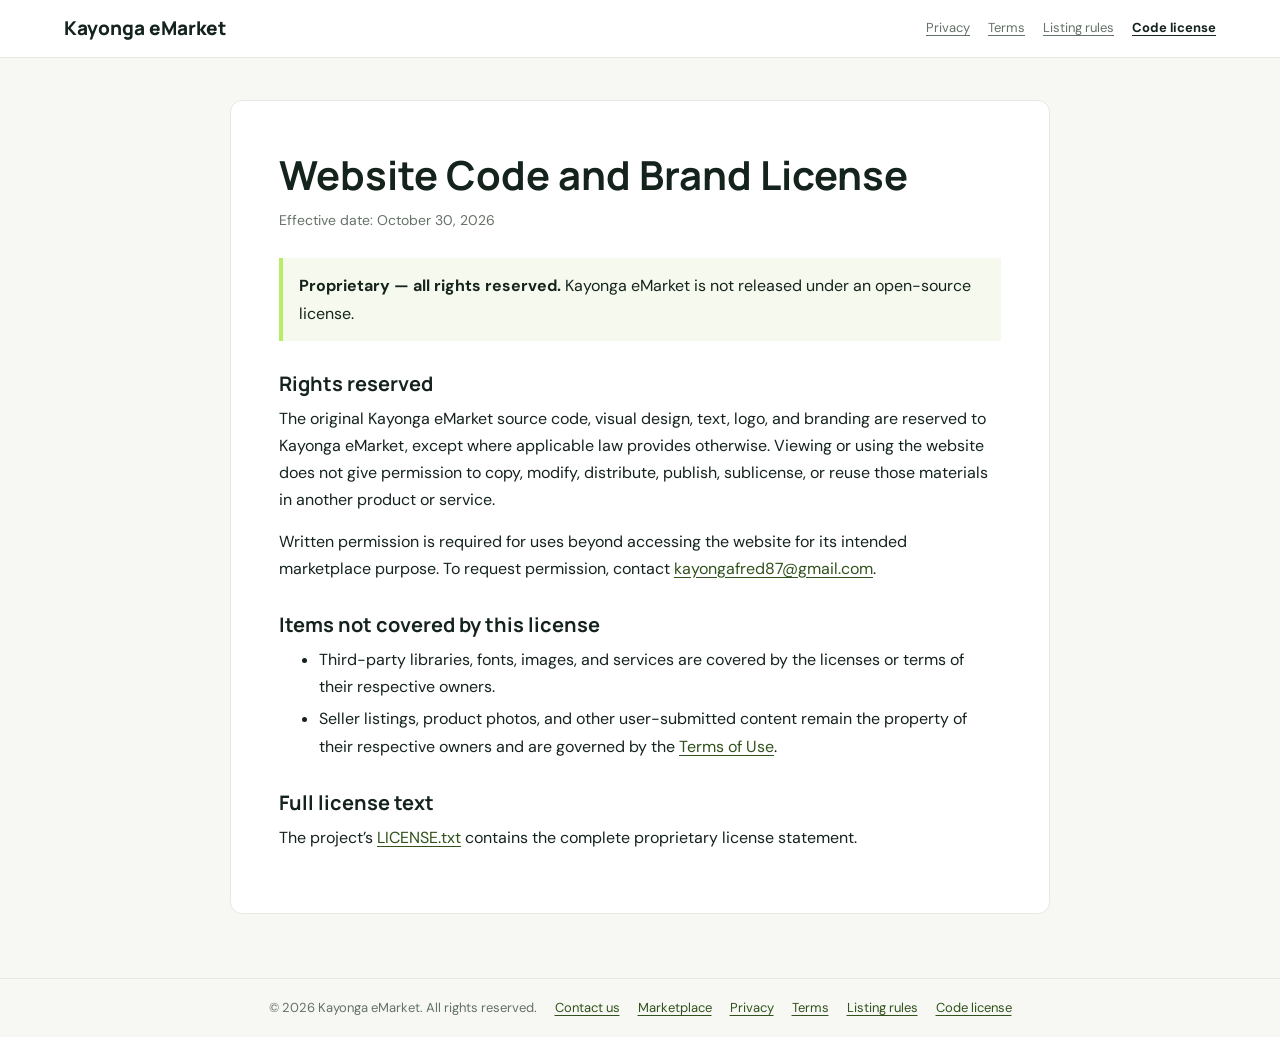
<file: license.html>
<!doctype html>
<html lang="en">
<head>
  <meta charset="utf-8">
  <meta name="viewport" content="width=device-width, initial-scale=1">
  <meta name="robots" content="index, follow">
  <meta name="description" content="Kayonga eMarket's proprietary code and brand license.">
  <link rel="canonical" href="https://kayongaemarket.netlify.app/license.html">
  <link rel="stylesheet" href="policies.css">
  <link rel="preconnect" href="https://fonts.googleapis.com">
  <link rel="preconnect" href="https://fonts.gstatic.com" crossorigin>
  <link href="https://fonts.googleapis.com/css2?family=DM+Sans:wght@400;500;600;700&family=Manrope:wght@600;700;800&display=swap" rel="stylesheet">
  <title>Code License | Kayonga eMarket</title>
</head>
<body>
  <a class="skip-link" href="#main-content">Skip to license</a>
  <header class="site-header">
    <a class="brand" href="./">Kayonga eMarket</a>
    <nav aria-label="Policy navigation">
      <a href="privacy.html">Privacy</a>
      <a href="terms.html">Terms</a>
      <a href="listing-rules.html">Listing rules</a>
      <a href="license.html" aria-current="page">Code license</a>
    </nav>
  </header>
  <main id="main-content">
    <h1>Website Code and Brand License</h1>
    <p class="effective-date">Effective date: October 30, 2026</p>
    <p class="notice"><strong>Proprietary — all rights reserved.</strong> Kayonga eMarket is not released under an open-source license.</p>

    <h2>Rights reserved</h2>
    <p>The original Kayonga eMarket source code, visual design, text, logo, and branding are reserved to Kayonga eMarket, except where applicable law provides otherwise. Viewing or using the website does not give permission to copy, modify, distribute, publish, sublicense, or reuse those materials in another product or service.</p>
    <p>Written permission is required for uses beyond accessing the website for its intended marketplace purpose. To request permission, contact <a href="mailto:kayongafred87@gmail.com">kayongafred87@gmail.com</a>.</p>

    <h2>Items not covered by this license</h2>
    <ul>
      <li>Third-party libraries, fonts, images, and services are covered by the licenses or terms of their respective owners.</li>
      <li>Seller listings, product photos, and other user-submitted content remain the property of their respective owners and are governed by the <a href="terms.html">Terms of Use</a>.</li>
    </ul>

    <h2>Full license text</h2>
    <p>The project’s <a href="LICENSE.txt">LICENSE.txt</a> contains the complete proprietary license statement.</p>
  </main>
  <footer class="site-footer">
    <span>© 2026 Kayonga eMarket. All rights reserved.</span>
    <a href="mailto:kayongafred87@gmail.com">Contact us</a>
    <a href="./">Marketplace</a>
    <a href="privacy.html">Privacy</a>
    <a href="terms.html">Terms</a>
    <a href="listing-rules.html">Listing rules</a>
    <a href="license.html">Code license</a>
  </footer>
</body>
</html>
</file>
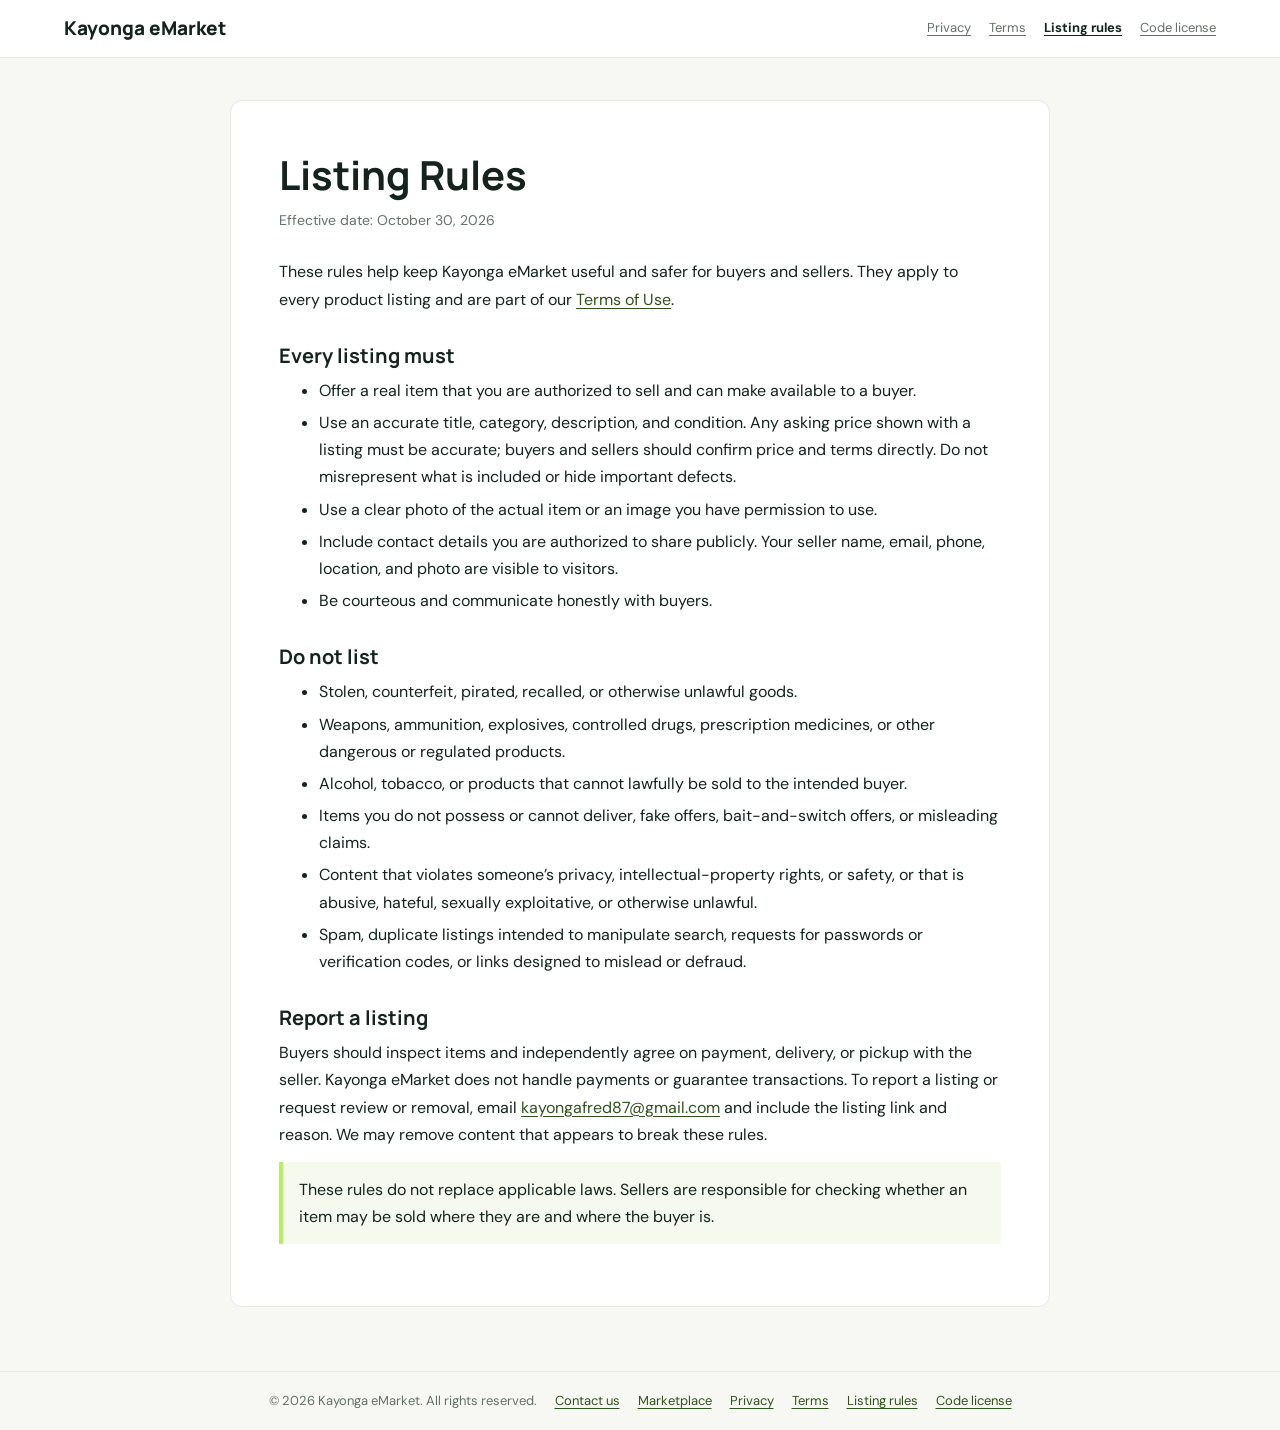
<file: listing-rules.html>
<!doctype html>
<html lang="en">
<head>
  <meta charset="utf-8">
  <meta name="viewport" content="width=device-width, initial-scale=1">
  <meta name="robots" content="index, follow">
  <meta name="description" content="Rules for safe, honest product listings on Kayonga eMarket.">
  <link rel="canonical" href="https://kayongaemarket.netlify.app/listing-rules.html">
  <link rel="stylesheet" href="policies.css">
  <link rel="preconnect" href="https://fonts.googleapis.com">
  <link rel="preconnect" href="https://fonts.gstatic.com" crossorigin>
  <link href="https://fonts.googleapis.com/css2?family=DM+Sans:wght@400;500;600;700&family=Manrope:wght@600;700;800&display=swap" rel="stylesheet">
  <title>Listing Rules | Kayonga eMarket</title>
</head>
<body>
  <a class="skip-link" href="#main-content">Skip to listing rules</a>
  <header class="site-header">
    <a class="brand" href="./">Kayonga eMarket</a>
    <nav aria-label="Policy navigation">
      <a href="privacy.html">Privacy</a>
      <a href="terms.html">Terms</a>
      <a href="listing-rules.html" aria-current="page">Listing rules</a>
      <a href="license.html">Code license</a>
    </nav>
  </header>
  <main id="main-content">
    <h1>Listing Rules</h1>
    <p class="effective-date">Effective date: October 30, 2026</p>
    <p>These rules help keep Kayonga eMarket useful and safer for buyers and sellers. They apply to every product listing and are part of our <a href="terms.html">Terms of Use</a>.</p>

    <h2>Every listing must</h2>
    <ul>
      <li>Offer a real item that you are authorized to sell and can make available to a buyer.</li>
      <li>Use an accurate title, category, description, and condition. Any asking price shown with a listing must be accurate; buyers and sellers should confirm price and terms directly. Do not misrepresent what is included or hide important defects.</li>
      <li>Use a clear photo of the actual item or an image you have permission to use.</li>
      <li>Include contact details you are authorized to share publicly. Your seller name, email, phone, location, and photo are visible to visitors.</li>
      <li>Be courteous and communicate honestly with buyers.</li>
    </ul>

    <h2>Do not list</h2>
    <ul>
      <li>Stolen, counterfeit, pirated, recalled, or otherwise unlawful goods.</li>
      <li>Weapons, ammunition, explosives, controlled drugs, prescription medicines, or other dangerous or regulated products.</li>
      <li>Alcohol, tobacco, or products that cannot lawfully be sold to the intended buyer.</li>
      <li>Items you do not possess or cannot deliver, fake offers, bait-and-switch offers, or misleading claims.</li>
      <li>Content that violates someone’s privacy, intellectual-property rights, or safety, or that is abusive, hateful, sexually exploitative, or otherwise unlawful.</li>
      <li>Spam, duplicate listings intended to manipulate search, requests for passwords or verification codes, or links designed to mislead or defraud.</li>
    </ul>

    <h2>Report a listing</h2>
    <p>Buyers should inspect items and independently agree on payment, delivery, or pickup with the seller. Kayonga eMarket does not handle payments or guarantee transactions. To report a listing or request review or removal, email <a href="mailto:kayongafred87@gmail.com">kayongafred87@gmail.com</a> and include the listing link and reason. We may remove content that appears to break these rules.</p>
    <p class="notice">These rules do not replace applicable laws. Sellers are responsible for checking whether an item may be sold where they are and where the buyer is.</p>
  </main>
  <footer class="site-footer">
    <span>© 2026 Kayonga eMarket. All rights reserved.</span>
    <a href="mailto:kayongafred87@gmail.com">Contact us</a>
    <a href="./">Marketplace</a>
    <a href="privacy.html">Privacy</a>
    <a href="terms.html">Terms</a>
    <a href="listing-rules.html">Listing rules</a>
    <a href="license.html">Code license</a>
  </footer>
</body>
</html>
</file>
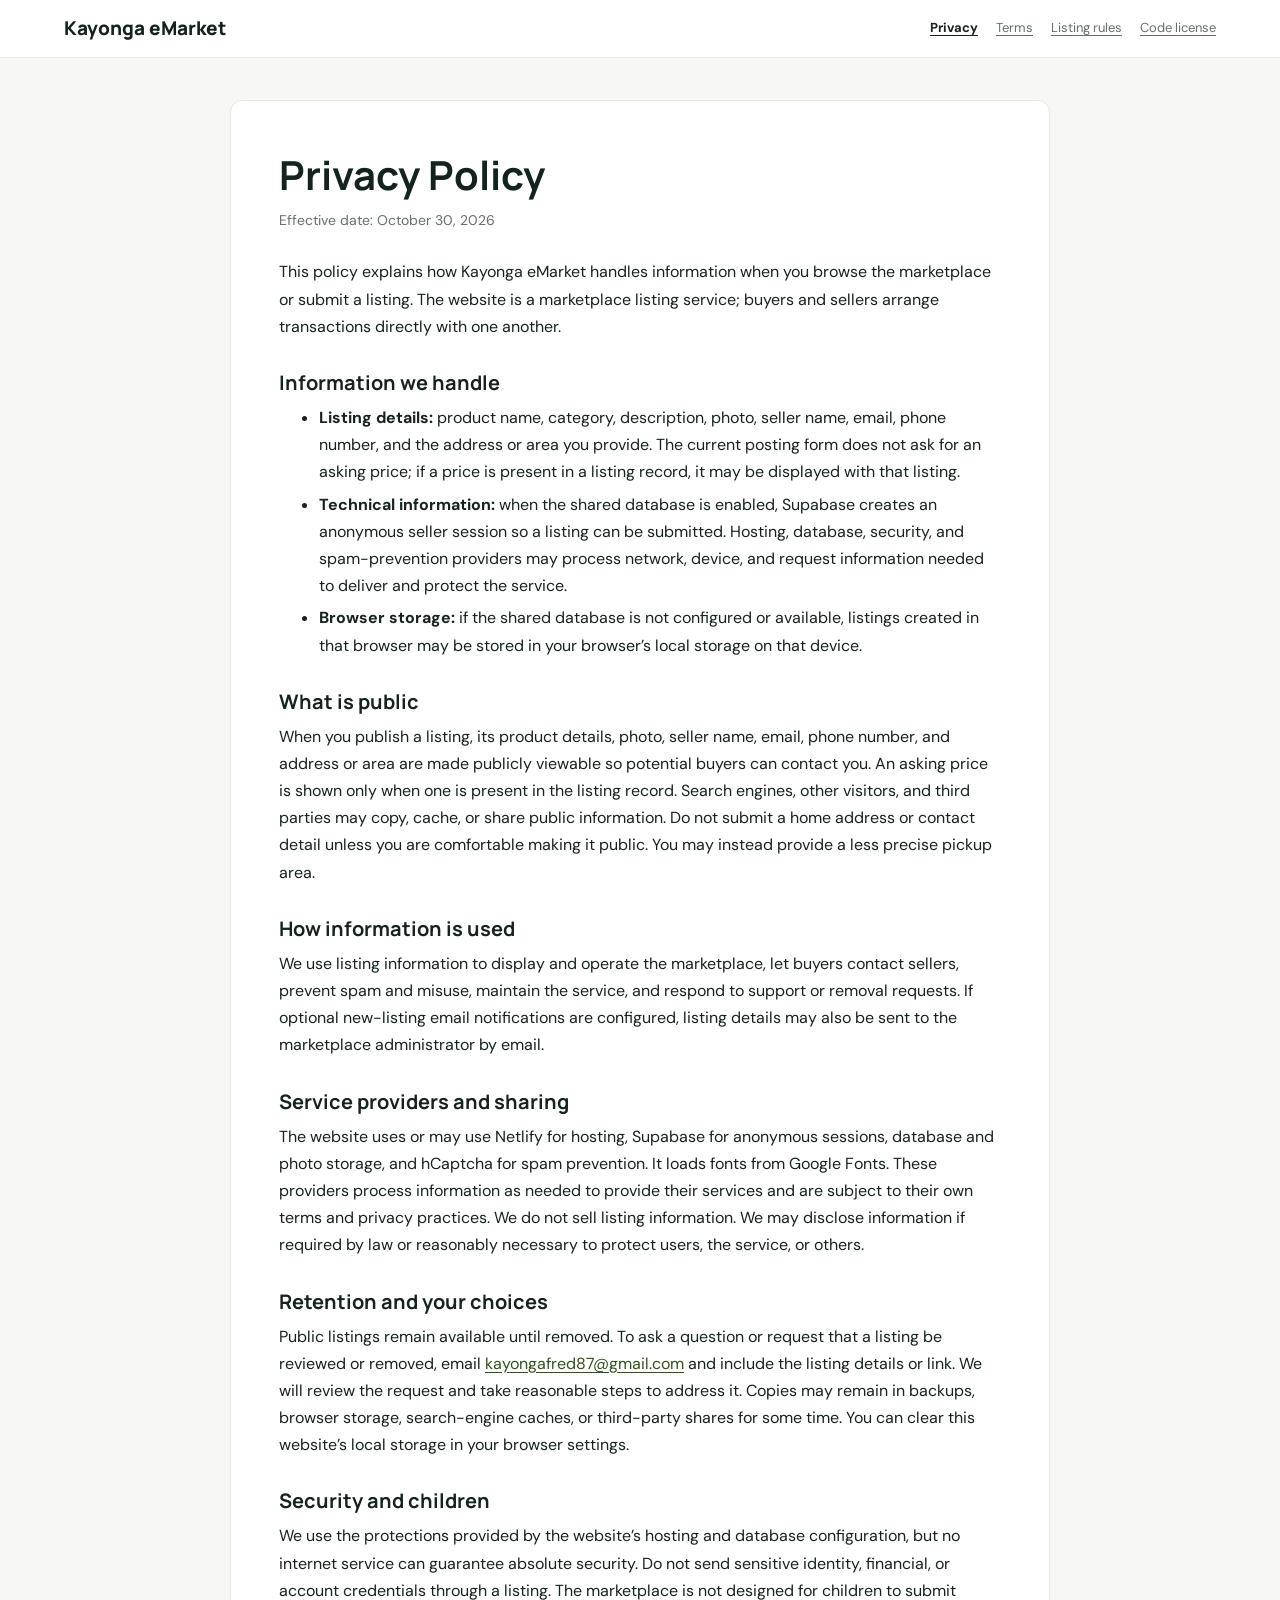
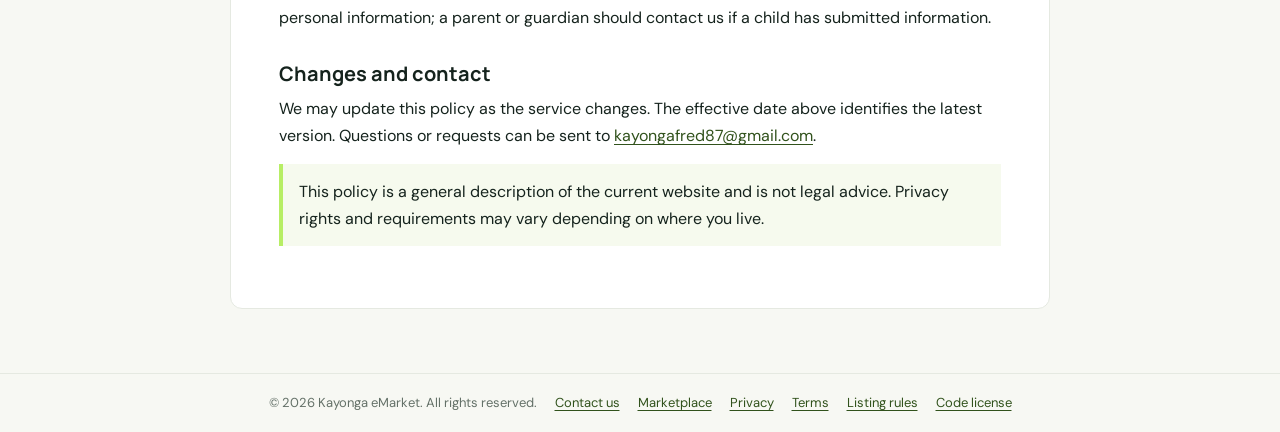
<file: privacy.html>
<!doctype html>
<html lang="en">
<head>
  <meta charset="utf-8">
  <meta name="viewport" content="width=device-width, initial-scale=1">
  <meta name="robots" content="index, follow">
  <meta name="description" content="Learn what Kayonga eMarket collects, how listing information is used and shared, and how to contact us about your information.">
  <link rel="canonical" href="https://kayongaemarket.netlify.app/privacy.html">
  <link rel="stylesheet" href="policies.css">
  <link rel="preconnect" href="https://fonts.googleapis.com">
  <link rel="preconnect" href="https://fonts.gstatic.com" crossorigin>
  <link href="https://fonts.googleapis.com/css2?family=DM+Sans:wght@400;500;600;700&family=Manrope:wght@600;700;800&display=swap" rel="stylesheet">
  <title>Privacy Policy | Kayonga eMarket</title>
</head>
<body>
  <a class="skip-link" href="#main-content">Skip to policy</a>
  <header class="site-header">
    <a class="brand" href="./">Kayonga eMarket</a>
    <nav aria-label="Policy navigation">
      <a href="privacy.html" aria-current="page">Privacy</a>
      <a href="terms.html">Terms</a>
      <a href="listing-rules.html">Listing rules</a>
      <a href="license.html">Code license</a>
    </nav>
  </header>
  <main id="main-content">
    <h1>Privacy Policy</h1>
    <p class="effective-date">Effective date: October 30, 2026</p>
    <p>This policy explains how Kayonga eMarket handles information when you browse the marketplace or submit a listing. The website is a marketplace listing service; buyers and sellers arrange transactions directly with one another.</p>

    <h2>Information we handle</h2>
    <ul>
      <li><strong>Listing details:</strong> product name, category, description, photo, seller name, email, phone number, and the address or area you provide. The current posting form does not ask for an asking price; if a price is present in a listing record, it may be displayed with that listing.</li>
      <li><strong>Technical information:</strong> when the shared database is enabled, Supabase creates an anonymous seller session so a listing can be submitted. Hosting, database, security, and spam-prevention providers may process network, device, and request information needed to deliver and protect the service.</li>
      <li><strong>Browser storage:</strong> if the shared database is not configured or available, listings created in that browser may be stored in your browser’s local storage on that device.</li>
    </ul>

    <h2>What is public</h2>
    <p>When you publish a listing, its product details, photo, seller name, email, phone number, and address or area are made publicly viewable so potential buyers can contact you. An asking price is shown only when one is present in the listing record. Search engines, other visitors, and third parties may copy, cache, or share public information. Do not submit a home address or contact detail unless you are comfortable making it public. You may instead provide a less precise pickup area.</p>

    <h2>How information is used</h2>
    <p>We use listing information to display and operate the marketplace, let buyers contact sellers, prevent spam and misuse, maintain the service, and respond to support or removal requests. If optional new-listing email notifications are configured, listing details may also be sent to the marketplace administrator by email.</p>

    <h2>Service providers and sharing</h2>
    <p>The website uses or may use Netlify for hosting, Supabase for anonymous sessions, database and photo storage, and hCaptcha for spam prevention. It loads fonts from Google Fonts. These providers process information as needed to provide their services and are subject to their own terms and privacy practices. We do not sell listing information. We may disclose information if required by law or reasonably necessary to protect users, the service, or others.</p>

    <h2>Retention and your choices</h2>
    <p>Public listings remain available until removed. To ask a question or request that a listing be reviewed or removed, email <a href="mailto:kayongafred87@gmail.com">kayongafred87@gmail.com</a> and include the listing details or link. We will review the request and take reasonable steps to address it. Copies may remain in backups, browser storage, search-engine caches, or third-party shares for some time. You can clear this website’s local storage in your browser settings.</p>

    <h2>Security and children</h2>
    <p>We use the protections provided by the website’s hosting and database configuration, but no internet service can guarantee absolute security. Do not send sensitive identity, financial, or account credentials through a listing. The marketplace is not designed for children to submit personal information; a parent or guardian should contact us if a child has submitted information.</p>

    <h2>Changes and contact</h2>
    <p>We may update this policy as the service changes. The effective date above identifies the latest version. Questions or requests can be sent to <a href="mailto:kayongafred87@gmail.com">kayongafred87@gmail.com</a>.</p>
    <p class="notice">This policy is a general description of the current website and is not legal advice. Privacy rights and requirements may vary depending on where you live.</p>
  </main>
  <footer class="site-footer">
    <span>© 2026 Kayonga eMarket. All rights reserved.</span>
    <a href="mailto:kayongafred87@gmail.com">Contact us</a>
    <a href="./">Marketplace</a>
    <a href="privacy.html">Privacy</a>
    <a href="terms.html">Terms</a>
    <a href="listing-rules.html">Listing rules</a>
    <a href="license.html">Code license</a>
  </footer>
</body>
</html>
</file>
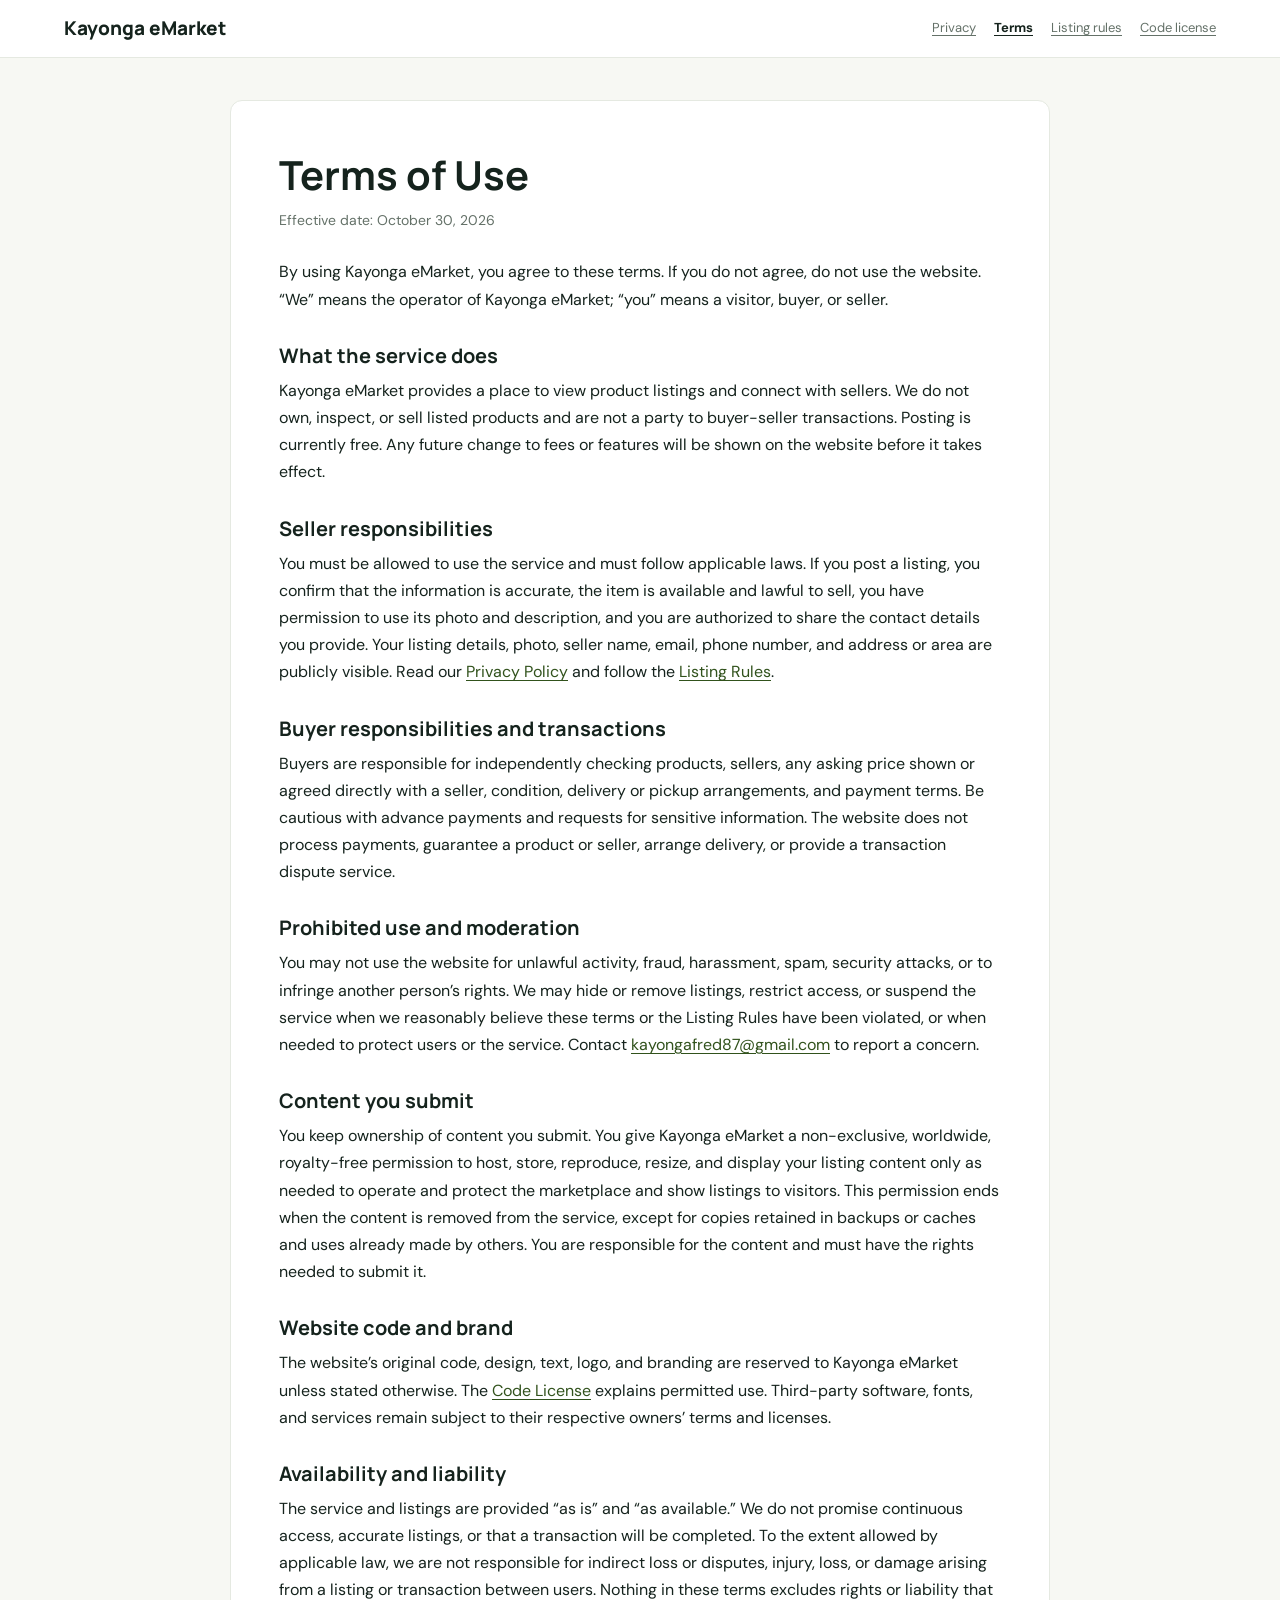
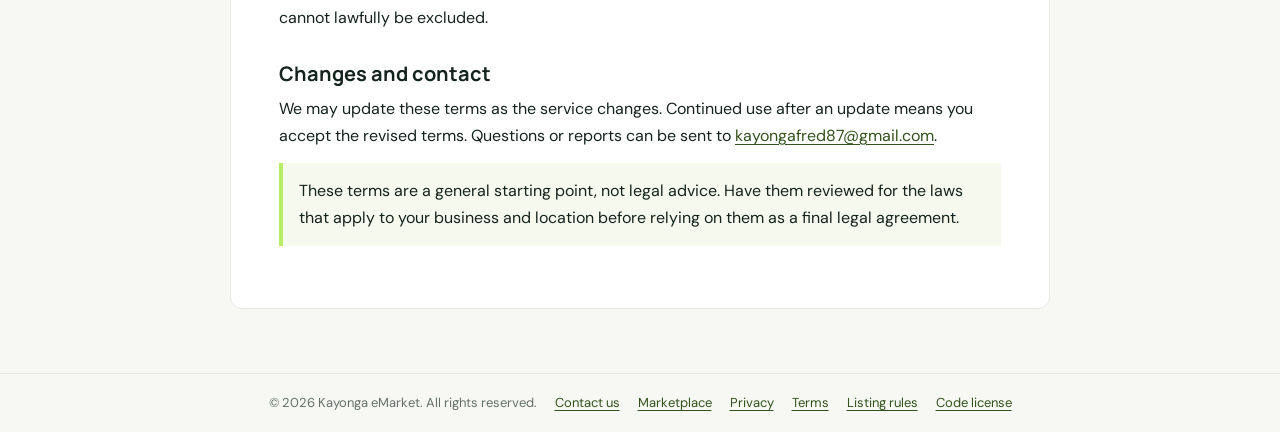
<file: terms.html>
<!doctype html>
<html lang="en">
<head>
  <meta charset="utf-8">
  <meta name="viewport" content="width=device-width, initial-scale=1">
  <meta name="robots" content="index, follow">
  <meta name="description" content="Terms for using Kayonga eMarket to browse listings and connect with local buyers and sellers.">
  <link rel="canonical" href="https://kayongaemarket.netlify.app/terms.html">
  <link rel="stylesheet" href="policies.css">
  <link rel="preconnect" href="https://fonts.googleapis.com">
  <link rel="preconnect" href="https://fonts.gstatic.com" crossorigin>
  <link href="https://fonts.googleapis.com/css2?family=DM+Sans:wght@400;500;600;700&family=Manrope:wght@600;700;800&display=swap" rel="stylesheet">
  <title>Terms of Use | Kayonga eMarket</title>
</head>
<body>
  <a class="skip-link" href="#main-content">Skip to terms</a>
  <header class="site-header">
    <a class="brand" href="./">Kayonga eMarket</a>
    <nav aria-label="Policy navigation">
      <a href="privacy.html">Privacy</a>
      <a href="terms.html" aria-current="page">Terms</a>
      <a href="listing-rules.html">Listing rules</a>
      <a href="license.html">Code license</a>
    </nav>
  </header>
  <main id="main-content">
    <h1>Terms of Use</h1>
    <p class="effective-date">Effective date: October 30, 2026</p>
    <p>By using Kayonga eMarket, you agree to these terms. If you do not agree, do not use the website. “We” means the operator of Kayonga eMarket; “you” means a visitor, buyer, or seller.</p>

    <h2>What the service does</h2>
    <p>Kayonga eMarket provides a place to view product listings and connect with sellers. We do not own, inspect, or sell listed products and are not a party to buyer-seller transactions. Posting is currently free. Any future change to fees or features will be shown on the website before it takes effect.</p>

    <h2>Seller responsibilities</h2>
    <p>You must be allowed to use the service and must follow applicable laws. If you post a listing, you confirm that the information is accurate, the item is available and lawful to sell, you have permission to use its photo and description, and you are authorized to share the contact details you provide. Your listing details, photo, seller name, email, phone number, and address or area are publicly visible. Read our <a href="privacy.html">Privacy Policy</a> and follow the <a href="listing-rules.html">Listing Rules</a>.</p>

    <h2>Buyer responsibilities and transactions</h2>
    <p>Buyers are responsible for independently checking products, sellers, any asking price shown or agreed directly with a seller, condition, delivery or pickup arrangements, and payment terms. Be cautious with advance payments and requests for sensitive information. The website does not process payments, guarantee a product or seller, arrange delivery, or provide a transaction dispute service.</p>

    <h2>Prohibited use and moderation</h2>
    <p>You may not use the website for unlawful activity, fraud, harassment, spam, security attacks, or to infringe another person’s rights. We may hide or remove listings, restrict access, or suspend the service when we reasonably believe these terms or the Listing Rules have been violated, or when needed to protect users or the service. Contact <a href="mailto:kayongafred87@gmail.com">kayongafred87@gmail.com</a> to report a concern.</p>

    <h2>Content you submit</h2>
    <p>You keep ownership of content you submit. You give Kayonga eMarket a non-exclusive, worldwide, royalty-free permission to host, store, reproduce, resize, and display your listing content only as needed to operate and protect the marketplace and show listings to visitors. This permission ends when the content is removed from the service, except for copies retained in backups or caches and uses already made by others. You are responsible for the content and must have the rights needed to submit it.</p>

    <h2>Website code and brand</h2>
    <p>The website’s original code, design, text, logo, and branding are reserved to Kayonga eMarket unless stated otherwise. The <a href="license.html">Code License</a> explains permitted use. Third-party software, fonts, and services remain subject to their respective owners’ terms and licenses.</p>

    <h2>Availability and liability</h2>
    <p>The service and listings are provided “as is” and “as available.” We do not promise continuous access, accurate listings, or that a transaction will be completed. To the extent allowed by applicable law, we are not responsible for indirect loss or disputes, injury, loss, or damage arising from a listing or transaction between users. Nothing in these terms excludes rights or liability that cannot lawfully be excluded.</p>

    <h2>Changes and contact</h2>
    <p>We may update these terms as the service changes. Continued use after an update means you accept the revised terms. Questions or reports can be sent to <a href="mailto:kayongafred87@gmail.com">kayongafred87@gmail.com</a>.</p>
    <p class="notice">These terms are a general starting point, not legal advice. Have them reviewed for the laws that apply to your business and location before relying on them as a final legal agreement.</p>
  </main>
  <footer class="site-footer">
    <span>© 2026 Kayonga eMarket. All rights reserved.</span>
    <a href="mailto:kayongafred87@gmail.com">Contact us</a>
    <a href="./">Marketplace</a>
    <a href="privacy.html">Privacy</a>
    <a href="terms.html">Terms</a>
    <a href="listing-rules.html">Listing rules</a>
    <a href="license.html">Code license</a>
  </footer>
</body>
</html>
</file>
<file: policies.css>
:root {
  color-scheme: light;
  --ink: #15231d;
  --muted: #647168;
  --line: #e5e9e1;
  --green: #b7ee65;
}

* { box-sizing: border-box; }

body {
  margin: 0;
  color: var(--ink);
  background: #f7f8f3;
  font: 16px/1.7 "DM Sans", Arial, sans-serif;
}

a { color: #31521c; text-underline-offset: 3px; }

.skip-link {
  position: fixed;
  z-index: 10;
  top: 10px;
  left: 10px;
  padding: 10px 14px;
  border-radius: 6px;
  color: #fff;
  background: var(--ink);
  transform: translateY(-160%);
}

.skip-link:focus { transform: translateY(0); }
:focus-visible { outline: 3px solid #78a83d; outline-offset: 3px; }

.site-header {
  display: flex;
  align-items: center;
  justify-content: space-between;
  gap: 16px;
  padding: 16px max(5vw, 18px);
  border-bottom: 1px solid var(--line);
  background: #fff;
}

.brand {
  color: var(--ink);
  font: 800 19px/1.3 "Manrope", Arial, sans-serif;
  text-decoration: none;
}

.site-header nav, .site-footer {
  display: flex;
  flex-wrap: wrap;
  gap: 8px 18px;
  font-size: 13px;
}

.site-header nav a { color: var(--muted); }
.site-header nav a[aria-current="page"] { color: var(--ink); font-weight: 700; }
.site-footer { align-items: center; }

main {
  width: min(100% - 36px, 820px);
  margin: 42px auto 64px;
  padding: clamp(22px, 5vw, 48px);
  border: 1px solid var(--line);
  border-radius: 12px;
  background: #fff;
}

h1, h2, h3 { font-family: "Manrope", Arial, sans-serif; line-height: 1.3; }
h1 { margin: 0 0 8px; font-size: clamp(28px, 5vw, 40px); }
h2 { margin: 30px 0 8px; font-size: 20px; }
h3 { margin: 18px 0 6px; font-size: 16px; }
p, ul { margin: 8px 0 14px; }
li { margin: 5px 0; }
.effective-date { margin: 0 0 26px; color: var(--muted); font-size: 14px; }
.notice { padding: 14px 16px; border-left: 4px solid var(--green); background: #f6faee; }

.site-footer {
  justify-content: center;
  padding: 18px;
  border-top: 1px solid var(--line);
  color: var(--muted);
}

@media (max-width: 560px) {
  .site-header { align-items: flex-start; flex-direction: column; }
  main { margin-top: 20px; }
}
</file>
